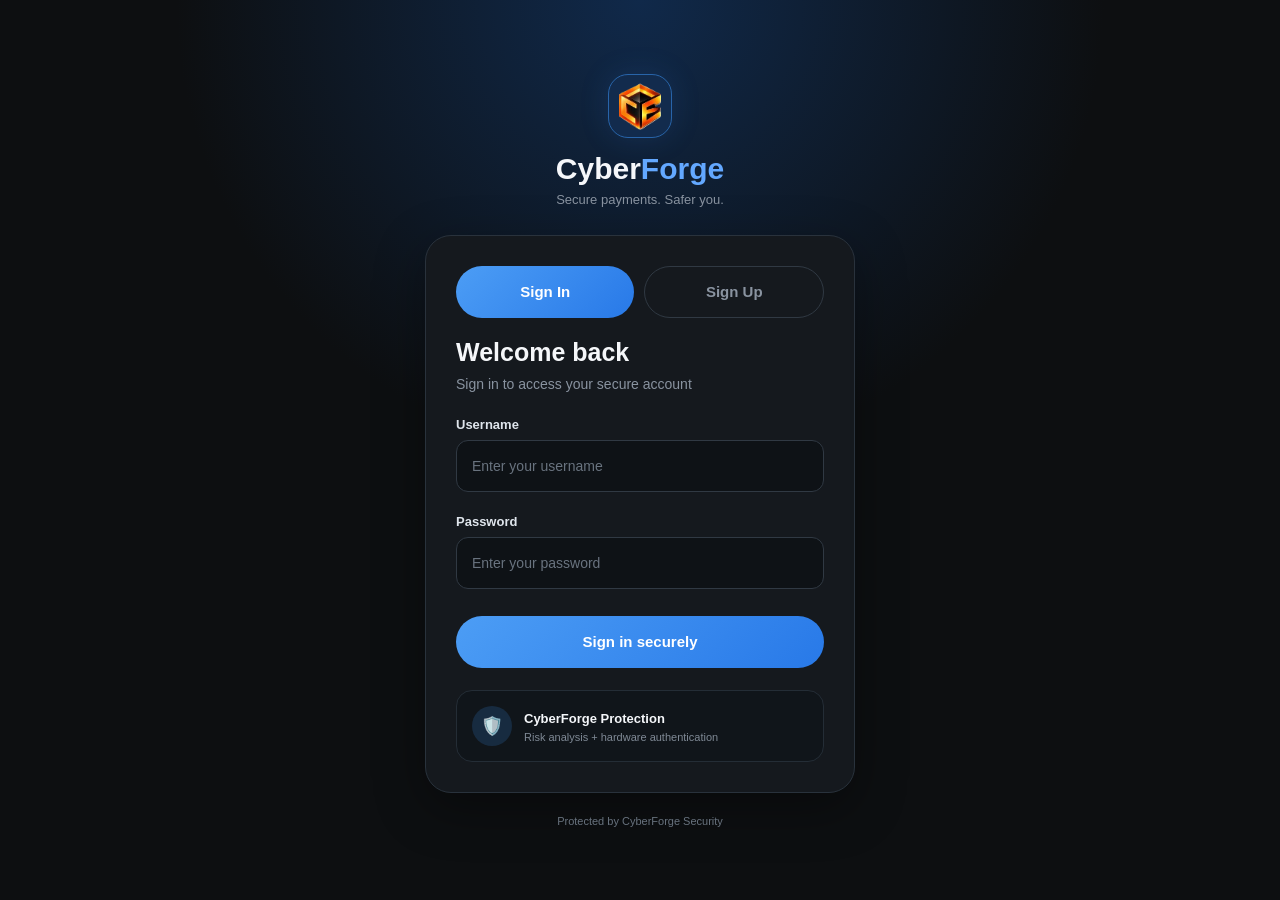
<file: frontend/index.html>
<!DOCTYPE html>
<html lang="en">
<head>
    <meta charset="UTF-8">
    <meta name="viewport" content="width=device-width, initial-scale=1.0">
    <title>CyberForge - Secure Login</title>
    <link rel="icon" type="image/png" href="logo.png">
    <link rel="stylesheet" href="style.css">
</head>
<body>
    <main class="cf-login-page">
        <!-- LOGO -->
        <div class="cf-login-logo">
            <div class="cf-login-icon"><img src="logo.png" alt="Logo" class="logo-image"></div>
            <h1>Cyber<span>Forge</span></h1>
            <p>Secure payments. Safer you.</p>
        </div>

        <!-- AUTH CARD -->
        <section class="cf-login-card">
            
            <!-- TOGGLE BUTTONS -->
            <div style="display: flex; gap: 10px; margin-bottom: 20px;">
                <button id="tabLogin" class="cf-login-button" style="margin-top: 0;">Sign In</button>
                <button id="tabRegister" class="cf-login-button" style="margin-top: 0; background: #15191e; border: 1px solid #303943; color: #8993a0;">Sign Up</button>
            </div>

            <div class="login-heading">
                <h2 id="authTitle">Welcome back</h2>
                <p id="authSubtitle">Sign in to access your secure account</p>
            </div>

            <!-- LOGIN FORM -->
            <form id="loginForm">
                <label for="username">Username</label>
                <input type="text" id="username" placeholder="Enter your username" required>

                <label for="password">Password</label>
                <input type="password" id="password" placeholder="Enter your password" required>

                <button type="submit" id="loginBtn" class="cf-login-button">Sign in securely</button>
            </form>

            <!-- REGISTER FORM -->
            <form id="registerForm" class="hidden">
                <label for="regUsername">Choose Username</label>
                <input type="text" id="regUsername" placeholder="Create a username" required>

                <label for="regPassword">Create Password</label>
                <input type="password" id="regPassword" placeholder="Create a strong password" required>

                <button type="submit" id="regBtn" class="cf-login-button">Create Account</button>
            </form>

            <p id="auth-message" style="text-align: center; margin-top: 15px; font-weight: bold;"></p>

            <!-- SECURITY INFORMATION -->
            <div class="cf-login-protection">
                <div>🛡️</div>
                <div>
                    <strong>CyberForge Protection</strong>
                    <p>Risk analysis + hardware authentication</p>
                </div>
            </div>
        </section>

        <p class="cf-login-footer">Protected by CyberForge Security</p>
    </main>

    <script src="script.js"></script>
</body>
</html>
</file>
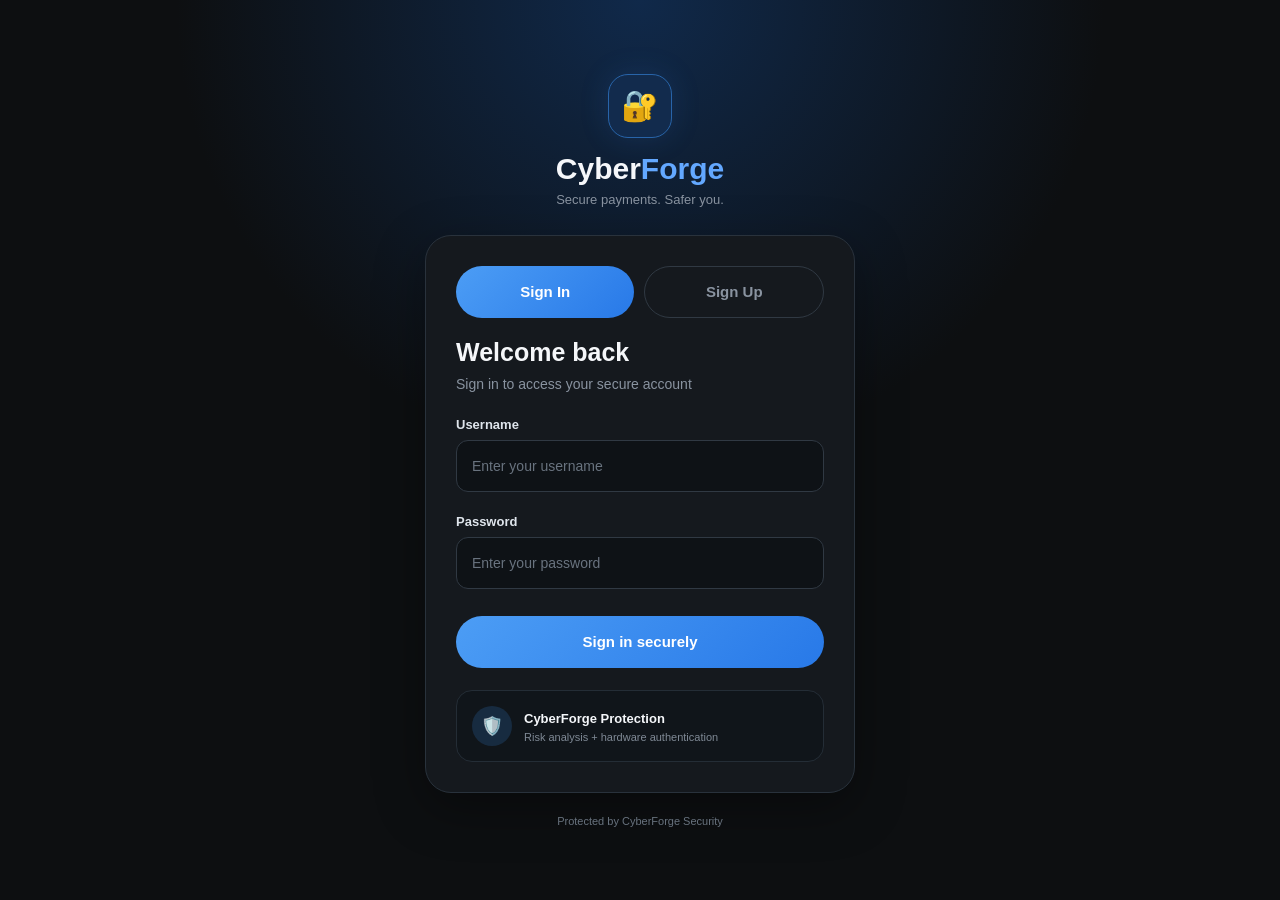
<file: frontend_new/index.html>
<!DOCTYPE html>
<html lang="en">
<head>
    <meta charset="UTF-8">
    <meta name="viewport" content="width=device-width, initial-scale=1.0">
    <title>CyberForge - Secure Login</title>
    <link rel="stylesheet" href="style.css">
</head>
<body>
    <main class="cf-login-page">
        <!-- LOGO -->
        <div class="cf-login-logo">
            <div class="cf-login-icon">🔐</div>
            <h1>Cyber<span>Forge</span></h1>
            <p>Secure payments. Safer you.</p>
        </div>

        <!-- AUTH CARD -->
        <section class="cf-login-card">
            
            <!-- TOGGLE BUTTONS -->
            <div style="display: flex; gap: 10px; margin-bottom: 20px;">
                <button id="tabLogin" class="cf-login-button" style="margin-top: 0;">Sign In</button>
                <button id="tabRegister" class="cf-login-button" style="margin-top: 0; background: #15191e; border: 1px solid #303943; color: #8993a0;">Sign Up</button>
            </div>

            <div class="login-heading">
                <h2 id="authTitle">Welcome back</h2>
                <p id="authSubtitle">Sign in to access your secure account</p>
            </div>

            <!-- LOGIN FORM -->
            <form id="loginForm">
                <label for="username">Username</label>
                <input type="text" id="username" placeholder="Enter your username" required>

                <label for="password">Password</label>
                <input type="password" id="password" placeholder="Enter your password" required>

                <button type="submit" id="loginBtn" class="cf-login-button">Sign in securely</button>
            </form>

            <!-- REGISTER FORM -->
            <form id="registerForm" class="hidden">
                <label for="regUsername">Choose Username</label>
                <input type="text" id="regUsername" placeholder="Create a username" required>

                <label for="regPassword">Create Password</label>
                <input type="password" id="regPassword" placeholder="Create a strong password" required>

                <button type="submit" id="regBtn" class="cf-login-button">Create Account</button>
            </form>

            <p id="auth-message" style="text-align: center; margin-top: 15px; font-weight: bold;"></p>

            <!-- SECURITY INFORMATION -->
            <div class="cf-login-protection">
                <div>🛡️</div>
                <div>
                    <strong>CyberForge Protection</strong>
                    <p>Risk analysis + hardware authentication</p>
                </div>
            </div>
        </section>

        <p class="cf-login-footer">Protected by CyberForge Security</p>
    </main>

    <script src="script.js"></script>
</body>
</html>
</file>
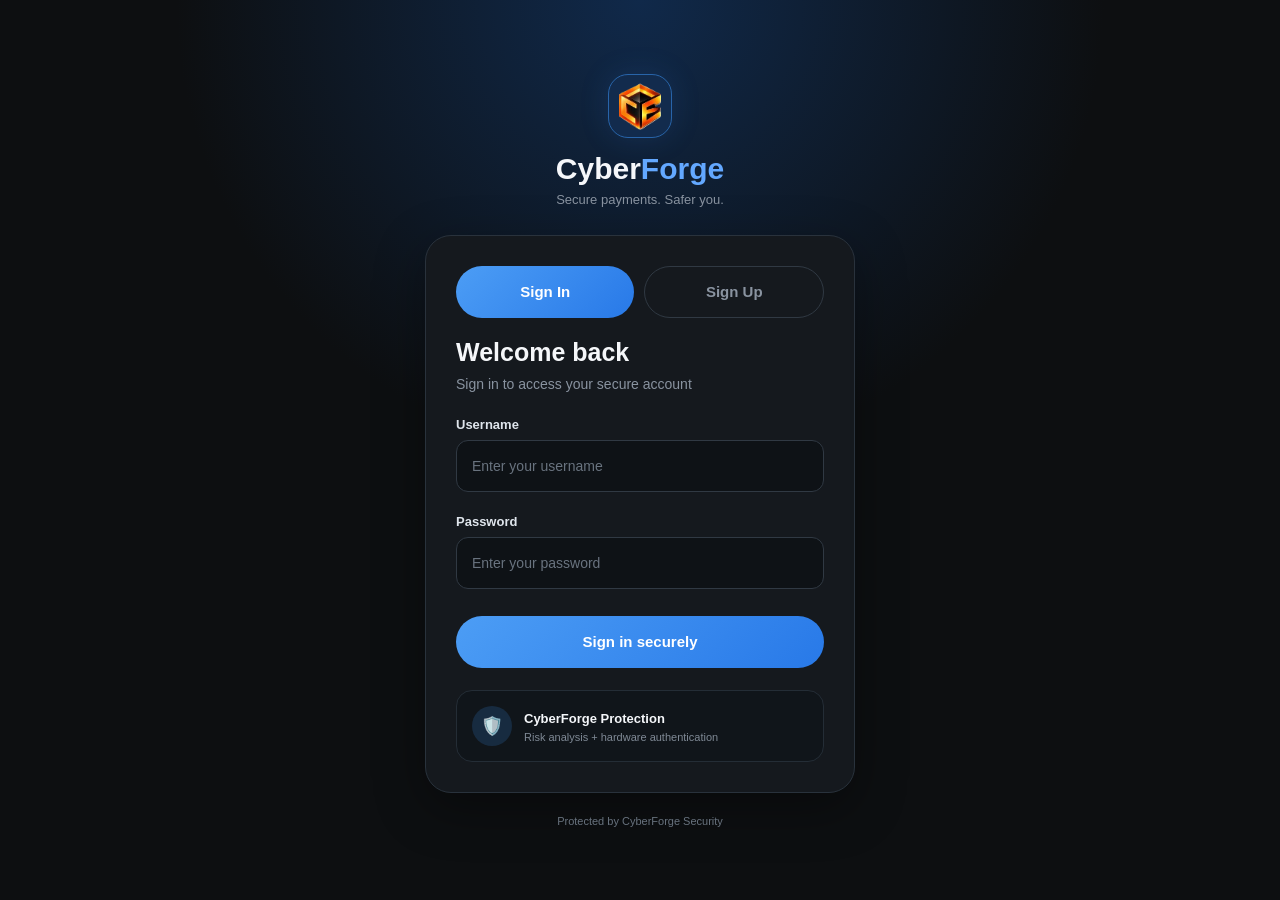
<file: frontend/dashboard.html>
<!DOCTYPE html>
<html lang="en">
<head>
    <meta charset="UTF-8">
    <meta name="viewport" content="width=device-width, initial-scale=1.0">
    <title>CyberForge Dashboard</title>
    <link rel="icon" type="image/png" href="logo.png">
    <link rel="stylesheet" href="style.css">
</head>
<body>
    <main class="cf-home">
        <!-- HEADER -->
        <header class="cf-header">
            <div class="cf-brand">
                <div class="cf-logo"><img src="logo.png" alt="Logo" class="logo-image"></div>
                <div>
                    <h1>Cyber<span>Forge</span></h1>
                    <p>Secure payments. Safer you.</p>
                </div>
            </div>
            <div class="cf-profile" id="userAvatar">U</div>
        </header>

        <!-- SEARCH -->
        <section class="cf-search">
            <span class="search-icon">⌕</span>
            <input type="text" placeholder="Pay friends, businesses and more">
            <!-- QR Button Removed -->
        </section>

        <!-- SECURITY BANNER -->
        <section id="homeWelcome" class="security-banner">
            <div class="security-content">
                <small>SECURITY FIRST</small>
                <h2>Welcome, <span id="welcomeName">User</span></h2>
                <p>AI-powered risk analysis and hardware authentication keep your money safe.</p>
            </div>
            <div class="security-art">🛡️</div>
        </section>

        <!-- QUICK ACTIONS (QR Removed) -->
        <section id="homeActions" class="quick-actions" style="grid-template-columns: repeat(3, 1fr);">
            <div class="quick-action" onclick="window.location.href='transfer.html'">
                <div class="quick-icon">₹</div>
                <p>Pay<br>anyone</p>
            </div>
            <div class="quick-action">
                <div class="quick-icon">🏦</div>
                <p>Bank<br>transfer</p>
            </div>
            <div class="quick-action">
                <div class="quick-icon">📱</div>
                <p>Mobile<br>recharge</p>
            </div>
        </section>

        <!-- BALANCE -->
        <section class="cf-balance">
            <div>
                <p>Your Balance</p>
                <h2 id="totalBalance">₹0.00</h2>
                <span>CyberForge Secure Account</span>
            </div>
            <div class="balance-security">
                <div>🛡️</div>
                <p>Protected by<br><strong>CyberForge</strong></p>
            </div>
        </section>

        <!-- RECENT TRANSACTIONS -->
        <section class="cf-section transactions-section">
            <div class="section-title">
                <h2>Recent transactions</h2>
            </div>
            <div id="transactionList">
                <!-- Data loads here -->
            </div>
        </section>
        <!-- PROFILE & SECURITY MODAL -->
        <div id="profileModal" class="cf-modal hidden">
            <div class="cf-transfer-card" style="width: 100%; max-width: 400px; margin: auto; position: relative;">

                <span id="closeProfileModal" style="position: absolute; right: 25px; top: 25px; font-size: 28px; color: #858e9a; cursor: pointer;">&times;</span>

                <div class="transfer-heading">
                    <h2 id="modalUserName">User</h2>
                    <p>Security & Profile Settings</p>
                </div>

                <!-- SET PIN OPTION -->
                <div class="security-card" style="margin-top: 25px; cursor: pointer; background: #10151a; border-color: #242d36;" id="setPinBtn">
                    <div class="security-icon" style="background: #172b40; color: #63a8ff;">🔑</div>
                    <div>
                        <h3 style="color: #e5e9ee;">Set 4-Digit PIN</h3>
                        <p>For fast, secure low-risk transfers</p>
                    </div>
                </div>

                <!-- RESET PIN OPTION -->
                <div class="security-card" style="margin-top: 15px; cursor: pointer; background: #10151a; border-color: #242d36;" id="resetPinBtn">
                    <div class="security-icon" style="background: #2b1f1f; color: #ff7474;">&#x1F504;</div>
                    <div>
                        <h3 style="color: #e5e9ee;">Reset PIN</h3>
                        <p>Update your existing transaction PIN</p>
                    </div>
                </div>

                <!-- REGISTER EMAIL OPTION -->
                <div class="security-card" style="margin-top: 15px; cursor: pointer; background: #10151a; border-color: #242d36;" id="registerEmailBtn">
                    <div class="security-icon" style="background: #0f2b1f; color: #6fe19a;">&#x2709;</div>
                    <div>
                        <h3 style="color: #e5e9ee;">Register Email Address</h3>
                        <p id="emailStatus">Required for OTP verification</p>
                    </div>
                </div>

                <!-- NEW LOGOUT BUTTON -->
                <button id="modalLogoutBtn" class="cf-send-button" style="margin-top: 30px; background: #2a1616; color: #ff7474; border: 1px solid #4a2626;">Logout Securely</button>

                <!-- DELETE ACCOUNT BUTTON -->
                <button id="deleteAccountBtn" class="cf-send-button" style="margin-top: 15px; background: transparent; color: #858e9a; border: 1px dashed #4a2626;">Delete Account</button>
            </div>
        </div>
    </main>

    <!-- BOTTOM NAVIGATION -->
    <nav class="cf-bottom-nav">
        <div class="cf-nav active" id="navHome"><span>⌂</span><p>Home</p></div>
        <div class="cf-nav" onclick="window.location.href='transfer.html'"><span>₹</span><p>Money</p></div>
        <div class="cf-nav" id="navActivity"><span>▥</span><p>Activity</p></div>
        <div class="cf-nav" id="navProfile"><span>◯</span><p id="navProfileName">You</p></div>
    </nav>

    <script src="script.js"></script>
</body>
</html>
</file>
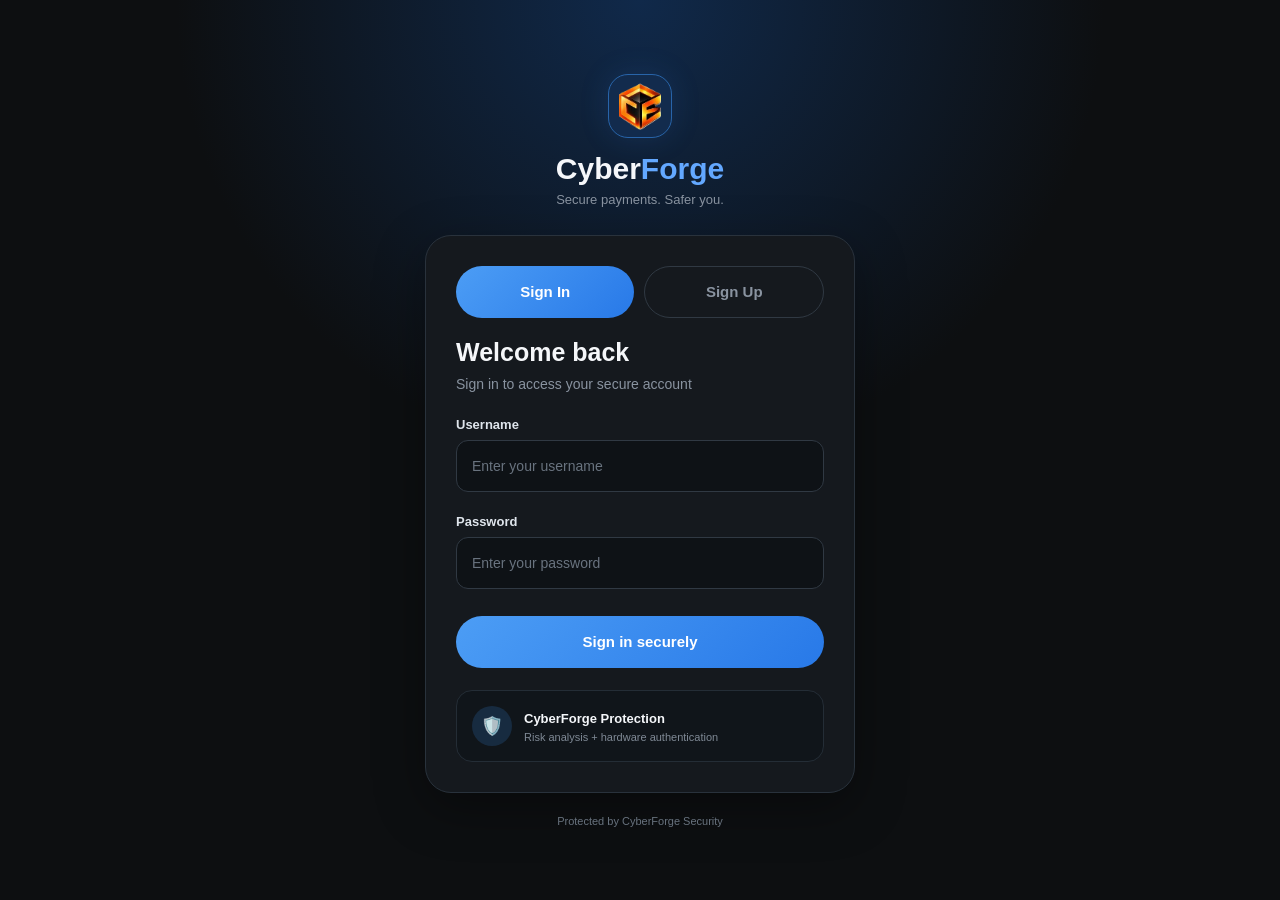
<file: frontend/transfer.html>
<!DOCTYPE html>
<html lang="en">
<head>
    <meta charset="UTF-8">
    <meta name="viewport" content="width=device-width, initial-scale=1.0">
    <title>CyberForge - Send Money</title>
    <link rel="icon" type="image/png" href="logo.png">
    <link rel="stylesheet" href="style.css">
</head>
<body>
    <main class="cf-transfer-page">
        <!-- HEADER -->
        <header class="cf-transfer-header">
            <button class="cf-back-button" onclick="window.location.href='dashboard.html'">←</button>
            <div>
                <h1>Send Money</h1>
                <p>Secure CyberForge payment</p>
            </div>
        </header>

        <!-- BALANCE -->
        <section class="transfer-balance">
            <div>
                <p>Available balance</p>
                <h2 id="transferBalance">₹10,00,000.00</h2>
            </div>
            <div class="transfer-shield">🛡️</div>
        </section>

        <!-- TRANSFER FORM -->
        <section class="cf-transfer-card">
            <div class="transfer-heading">
                <h2>Who do you want to pay?</h2>
                <p>Enter the recipient details below</p>
            </div>
            
            <label for="recipient">Recipient</label>
            <div class="transfer-input">
                <span>👤</span>
                <input type="text" id="recipient" placeholder="Name or account number">
            </div>

            <label for="amount">Amount</label>
            <div class="transfer-amount">
                <span>₹</span>
                <input type="number" id="amount" placeholder="0" min="1">
            </div>

            <div class="transfer-security-info">
                <span><img src="logo.png" alt="Logo" class="logo-image"></span>
                <div>
                    <strong>Protected payment</strong>
                    <p>CyberForge will analyze this transaction before processing.</p>
                </div>
            </div>

            <button id="sendMoneyButton" class="cf-send-button">Continue securely</button>
        </section>

        <!-- CYBERFORGE PAYMENT SECURITY -->
        <section id="transferSecurity" class="cf-transfer-security hidden">
            <div class="transfer-security-center">
                <div class="transfer-security-ring">
                    <div class="transfer-security-core">🛡️</div>
                </div>
                <div class="transfer-security-label">CYBERFORGE PAYMENT SECURITY</div>
                <h2 id="transferStatusTitle">Analyzing transaction risk...</h2>
                <p id="transferStatusMessage">CyberForge is checking this payment</p>

                <div class="transfer-security-checks">
                    <div class="transfer-check">
                        <span id="transferDeviceCheck" class="transfer-check-icon checking">◉</span>
                        <div><strong>Device verification</strong><small>Checking device fingerprint</small></div>
                    </div>
                    <div class="transfer-check">
                        <span id="transferBehaviorCheck" class="transfer-check-icon checking">◉</span>
                        <div><strong>Behavioral biometrics</strong><small id="transferBehaviorStatus">Analyzing typing patterns</small></div>
                    </div>
                    <div class="transfer-check">
                        <span id="transferRiskCheck" class="transfer-check-icon checking">◉</span>
                        <div><strong>Risk assessment</strong><small>Calculating multi-factor risk</small></div>
                    </div>
                    <div class="transfer-check">
                        <span id="transferHardwareCheck" class="transfer-check-icon pending">○</span>
                        <div><strong>Authentication decision</strong><small id="transferHardwareStatus">Waiting for risk decision</small></div>
                    </div>
                </div>
                <div id="riskScore" class="cf-risk-score">Risk Score: Analyzing...</div>
                <div id="riskFlags" style="display:flex; flex-wrap:wrap; gap:6px; justify-content:center; margin-top:10px;"></div>
            </div>
        </section>

        <!-- OTP VERIFICATION MODAL -->
        <section id="otpModal" class="cf-transfer-security hidden">
            <div class="transfer-security-center">
                <div class="transfer-security-ring">
                    <div class="transfer-security-core" style="font-size: 32px;">&#x2709;</div>
                </div>
                <h2>Enter OTP</h2>
                <p id="otpEmailInfo" style="color:#858e9a; margin-bottom:20px;">OTP sent to your registered email</p>

                <div style="margin: 20px auto; max-width: 260px;">
                    <input type="text" id="otpInput" maxlength="6" placeholder="Enter 6-digit OTP"
                        style="width:100%; padding:14px 18px; font-size:22px; text-align:center; letter-spacing:8px;
                               background:#10151a; border:2px solid #303943; border-radius:12px; color:#f0f2f5;
                               outline:none; font-family:monospace;"
                        onfocus="this.style.borderColor='#4c9df5'" onblur="this.style.borderColor='#303943'">
                </div>

                <p id="otpError" style="color:#ff7474; font-size:13px; min-height:20px;"></p>

                <button id="verifyOtpBtn" style="width:100%; max-width:260px; padding:14px; margin-top:10px;
                    background:linear-gradient(135deg,#4c9df5,#2879e8); color:white; border:none;
                    border-radius:12px; font-size:16px; font-weight:600; cursor:pointer;">
                    Verify OTP
                </button>

                <p id="resendOtpArea" style="margin-top:18px; color:#858e9a; font-size:13px;">
                    Didn't receive it?
                    <span id="resendOtpLink" style="color:#4c9df5; cursor:pointer; display:none;">Resend OTP</span>
                    <span id="resendTimer" style="color:#6fe19a;">Resend in 30s</span>
                </p>
            </div>
        </section>

        <!-- TRANSACTION RESULT -->
        <section id="transactionResult" class="cf-transaction-result hidden">
            <div class="cf-result-icon">&#x2713;</div>
            <h2 id="resultTitle">Transaction Complete</h2>
            <p id="resultMessage">Your payment has been completed.</p>
            <button onclick="window.location.href='dashboard.html'" class="cf-done-button">Back to Home</button>
        </section>
    </main>

    <script src="script.js"></script>
</body>
</html>
</file>
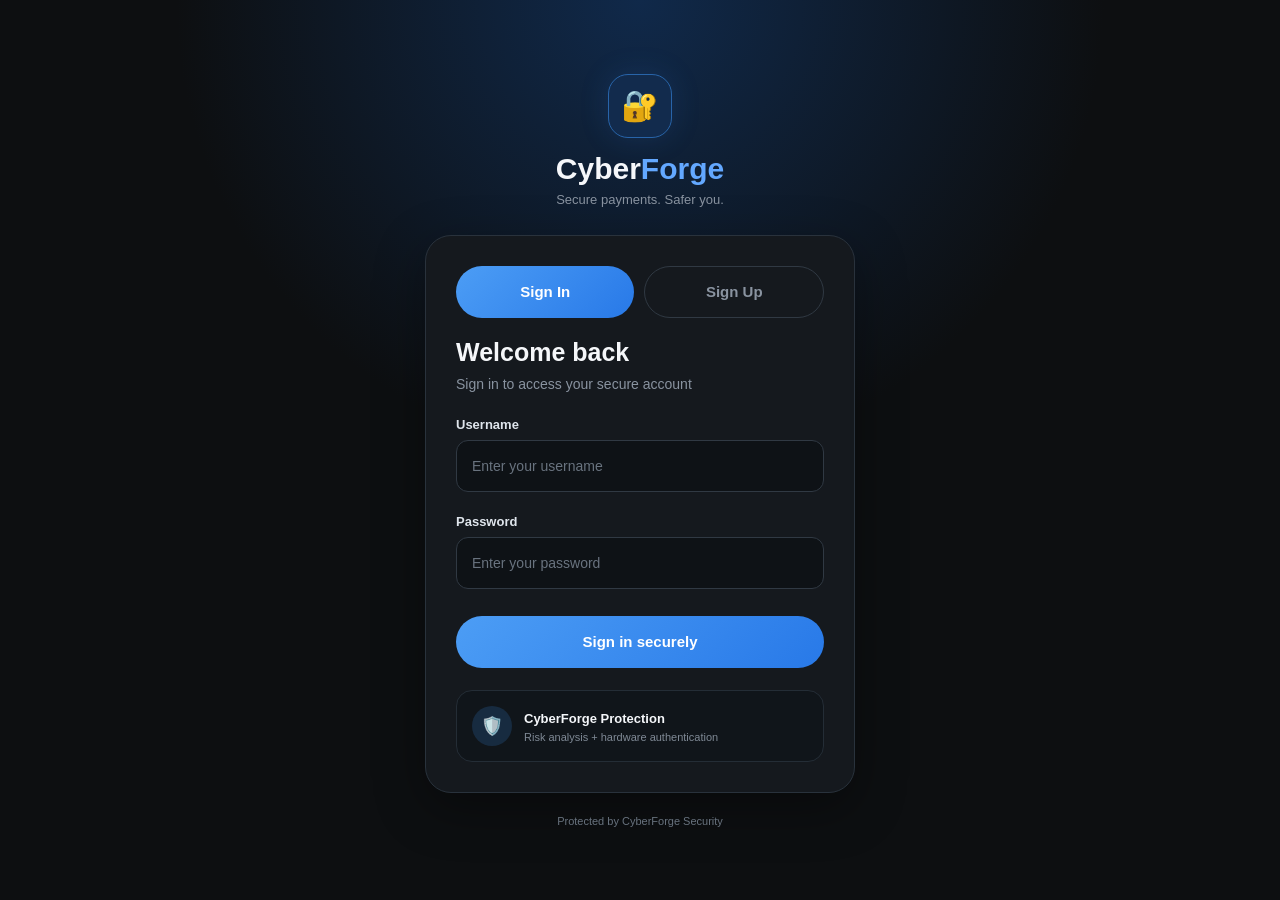
<file: frontend_new/dashboard.html>
<!DOCTYPE html>
<html lang="en">
<head>
    <meta charset="UTF-8">
    <meta name="viewport" content="width=device-width, initial-scale=1.0">
    <title>CyberForge Dashboard</title>
    <link rel="stylesheet" href="style.css">
</head>
<body>
    <main class="cf-home">
        <!-- HEADER -->
        <header class="cf-header">
            <div class="cf-brand">
                <div class="cf-logo">🔐</div>
                <div>
                    <h1>Cyber<span>Forge</span></h1>
                    <p>Secure payments. Safer you.</p>
                </div>
            </div>
            <div class="cf-profile" id="userAvatar">U</div>
        </header>

        <!-- SEARCH -->
        <section class="cf-search">
            <span class="search-icon">⌕</span>
            <input type="text" placeholder="Pay friends, businesses and more">
            <!-- QR Button Removed -->
        </section>

        <!-- SECURITY BANNER -->
        <section id="homeWelcome" class="security-banner">
            <div class="security-content">
                <small>SECURITY FIRST</small>
                <h2>Welcome, <span id="welcomeName">User</span></h2>
                <p>AI-powered risk analysis and hardware authentication keep your money safe.</p>
            </div>
            <div class="security-art">🛡️</div>
        </section>

        <!-- QUICK ACTIONS (QR Removed) -->
        <section id="homeActions" class="quick-actions" style="grid-template-columns: repeat(3, 1fr);">
            <div class="quick-action" onclick="window.location.href='transfer.html'">
                <div class="quick-icon">₹</div>
                <p>Pay<br>anyone</p>
            </div>
            <div class="quick-action">
                <div class="quick-icon">🏦</div>
                <p>Bank<br>transfer</p>
            </div>
            <div class="quick-action">
                <div class="quick-icon">📱</div>
                <p>Mobile<br>recharge</p>
            </div>
        </section>

        <!-- BALANCE -->
        <section class="cf-balance">
            <div>
                <p>Your Balance</p>
                <h2>₹50,000.00</h2>
                <span>CyberForge Secure Account</span>
            </div>
            <div class="balance-security">
                <div>🛡️</div>
                <p>Protected by<br><strong>CyberForge</strong></p>
            </div>
        </section>

        <!-- RECENT TRANSACTIONS -->
        <section class="cf-section transactions-section">
            <div class="section-title">
                <h2>Recent transactions</h2>
            </div>
            <div id="transactionList">
                <!-- Data loads here -->
            </div>
        </section>
        <!-- PROFILE & SECURITY MODAL -->
        <div id="profileModal" class="cf-modal hidden">
            <div class="cf-transfer-card" style="width: 100%; max-width: 400px; margin: auto; position: relative;">

                <span id="closeProfileModal" style="position: absolute; right: 25px; top: 25px; font-size: 28px; color: #858e9a; cursor: pointer;">&times;</span>

                <div class="transfer-heading">
                    <h2 id="modalUserName">User</h2>
                    <p>Security & Profile Settings</p>
                </div>

                <!-- SET PIN OPTION -->
                <div class="security-card" style="margin-top: 25px; cursor: pointer; background: #10151a; border-color: #242d36;" id="setPinBtn">
                    <div class="security-icon" style="background: #172b40; color: #63a8ff;">🔑</div>
                    <div>
                        <h3 style="color: #e5e9ee;">Set 4-Digit PIN</h3>
                        <p>For fast, secure low-risk transfers</p>
                    </div>
                </div>

                <!-- RESET PIN OPTION -->
                <div class="security-card" style="margin-top: 15px; cursor: pointer; background: #10151a; border-color: #242d36;" id="resetPinBtn">
                    <div class="security-icon" style="background: #2b1f1f; color: #ff7474;">🔄</div>
                    <div>
                        <h3 style="color: #e5e9ee;">Reset PIN</h3>
                        <p>Update your existing transaction PIN</p>
                    </div>
                </div>

                <!-- NEW LOGOUT BUTTON -->
                <button id="modalLogoutBtn" class="cf-send-button" style="margin-top: 30px; background: #2a1616; color: #ff7474; border: 1px solid #4a2626;">Logout Securely</button>
            </div>
        </div>
    </main>

    <!-- BOTTOM NAVIGATION -->
    <nav class="cf-bottom-nav">
        <div class="cf-nav active" id="navHome"><span>⌂</span><p>Home</p></div>
        <div class="cf-nav" onclick="window.location.href='transfer.html'"><span>₹</span><p>Money</p></div>
        <div class="cf-nav" id="navActivity"><span>▥</span><p>Activity</p></div>
        <div class="cf-nav" id="navProfile"><span>◯</span><p id="navProfileName">You</p></div>
    </nav>

    <script src="script.js"></script>
</body>
</html>
</file>
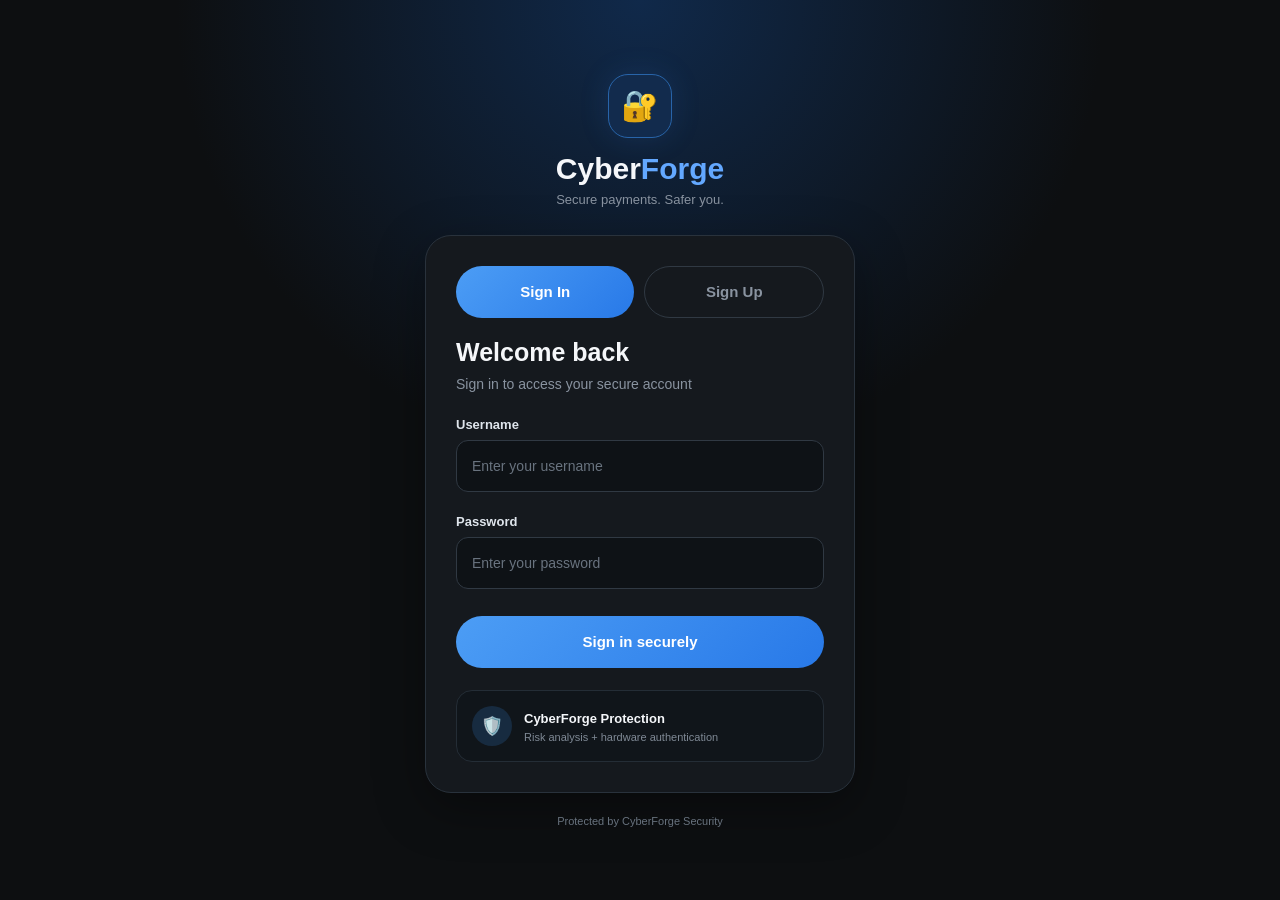
<file: frontend_new/transfer.html>
<!DOCTYPE html>
<html lang="en">
<head>
    <meta charset="UTF-8">
    <meta name="viewport" content="width=device-width, initial-scale=1.0">
    <title>CyberForge - Send Money</title>
    <link rel="stylesheet" href="style.css">
</head>
<body>
    <main class="cf-transfer-page">
        <!-- HEADER -->
        <header class="cf-transfer-header">
            <button class="cf-back-button" onclick="window.location.href='dashboard.html'">←</button>
            <div>
                <h1>Send Money</h1>
                <p>Secure CyberForge payment</p>
            </div>
        </header>

        <!-- BALANCE -->
        <section class="transfer-balance">
            <div>
                <p>Available balance</p>
                <h2>₹50,000.00</h2>
            </div>
            <div class="transfer-shield">🛡️</div>
        </section>

        <!-- TRANSFER FORM -->
        <section class="cf-transfer-card">
            <div class="transfer-heading">
                <h2>Who do you want to pay?</h2>
                <p>Enter the recipient details below</p>
            </div>
            
            <label for="recipient">Recipient</label>
            <div class="transfer-input">
                <span>👤</span>
                <input type="text" id="recipient" placeholder="Name or account number">
            </div>

            <label for="amount">Amount</label>
            <div class="transfer-amount">
                <span>₹</span>
                <input type="number" id="amount" placeholder="0" min="1">
            </div>

            <div class="transfer-security-info">
                <span>🔐</span>
                <div>
                    <strong>Protected payment</strong>
                    <p>CyberForge will analyze this transaction before processing.</p>
                </div>
            </div>

            <button id="sendMoneyButton" class="cf-send-button">Continue securely</button>
        </section>

        <!-- CYBERFORGE PAYMENT SECURITY -->
        <section id="transferSecurity" class="cf-transfer-security hidden">
            <div class="transfer-security-center">
                <div class="transfer-security-ring">
                    <div class="transfer-security-core">🛡️</div>
                </div>
                <div class="transfer-security-label">CYBERFORGE PAYMENT SECURITY</div>
                <h2 id="transferStatusTitle">Analyzing transaction risk...</h2>
                <p id="transferStatusMessage">CyberForge is checking this payment</p>

                <div class="transfer-security-checks">
                    <div class="transfer-check">
                        <span id="transferDeviceCheck" class="transfer-check-icon checking">◉</span>
                        <div><strong>Device verification</strong><small>Checking device fingerprint</small></div>
                    </div>
                    <div class="transfer-check">
                        <span id="transferBehaviorCheck" class="transfer-check-icon checking">◉</span>
                        <div><strong>Behavioral biometrics</strong><small id="transferBehaviorStatus">Analyzing typing patterns</small></div>
                    </div>
                    <div class="transfer-check">
                        <span id="transferRiskCheck" class="transfer-check-icon checking">◉</span>
                        <div><strong>Risk assessment</strong><small>Calculating multi-factor risk</small></div>
                    </div>
                    <div class="transfer-check">
                        <span id="transferHardwareCheck" class="transfer-check-icon pending">○</span>
                        <div><strong>Authentication decision</strong><small id="transferHardwareStatus">Waiting for risk decision</small></div>
                    </div>
                </div>
                <div id="riskScore" class="cf-risk-score">Risk Score: Analyzing...</div>
                <div id="riskFlags" style="display:flex; flex-wrap:wrap; gap:6px; justify-content:center; margin-top:10px;"></div>
            </div>
        </section>

        <!-- TRANSACTION RESULT -->
        <section id="transactionResult" class="cf-transaction-result hidden">
            <div class="cf-result-icon">✓</div>
            <h2 id="resultTitle">Transaction Complete</h2>
            <p id="resultMessage">Your payment has been completed.</p>
            <button onclick="window.location.href='dashboard.html'" class="cf-done-button">Back to Home</button>
        </section>
    </main>

    <script src="script.js"></script>
</body>
</html>
</file>
<file: frontend/style.css>
* {
    box-sizing: border-box;
    margin: 0;
    padding: 0;
}

body {
    font-family: Arial, sans-serif;
    background: #f8f9fa;
    color: #202124;
}


.login-page {
    min-height: 100vh;
    display: flex;
    justify-content: center;
    align-items: center;
    padding: 20px;
}


.login-card {
    width: 420px;
    background: white;
    padding: 40px;
    border: 1px solid #e0e0e0;
    border-radius: 24px;
    box-shadow: 0 4px 20px rgba(0, 0, 0, 0.08);
}


.logo {
    display: flex;
    align-items: center;
    justify-content: center;
    gap: 10px;
}

.logo-icon {
    width: 42px;
    height: 42px;
    border-radius: 50%;
    background: #202124;
    color: white;
    display: flex;
    align-items: center;
    justify-content: center;
    font-size: 22px;
    font-weight: bold;
}

.logo h1 {
    font-size: 26px;
}

.subtitle {
    text-align: center;
    color: #5f6368;
    margin-top: 8px;
    margin-bottom: 35px;
}


.login-card h2 {
    font-size: 26px;
    margin-bottom: 8px;
}

.login-text {
    color: #5f6368;
    margin-bottom: 25px;
}


label {
    display: block;
    font-size: 14px;
    font-weight: 600;
    margin-bottom: 8px;
    margin-top: 18px;
}

input {
    width: 100%;
    height: 50px;
    padding: 0 15px;
    border: 1px solid #dadce0;
    border-radius: 10px;
    font-size: 15px;
    outline: none;
}

input:focus {
    border-color: #4285f4;
}


.login-button {
    width: 100%;
    height: 50px;
    margin-top: 25px;
    border: none;
    border-radius: 25px;
    background: #202124;
    color: white;
    font-size: 16px;
    font-weight: 600;
    cursor: pointer;
}

.login-button:hover {
    background: #303134;
}


.security-status {
    margin-top: 25px;
    padding: 20px;
    border-radius: 16px;
    background: #f8f9fa;
    text-align: center;
}

.security-status h3 {
    margin: 10px 0 8px;
    font-size: 17px;
}

.security-status p {
    color: #5f6368;
    font-size: 14px;
    line-height: 1.5;
}


.loader {
    width: 28px;
    height: 28px;
    margin: auto;
    border: 3px solid #dadce0;
    border-top: 3px solid #202124;
    border-radius: 50%;
    animation: spin 1s linear infinite;
}

@keyframes spin {
    to {
        transform: rotate(360deg);
    }
}


.hidden {
    display: none;
}


.security-note {
    text-align: center;
    margin-top: 25px;
    color: #5f6368;
    font-size: 13px;
}


@media (max-width: 500px) {

    .login-card {
        width: 100%;
        padding: 30px 25px;
    }

}

.dashboard-page {
    max-width: 700px;
    margin: auto;
    padding: 25px 20px 100px;
}


.top-bar {
    display: flex;
    justify-content: space-between;
    align-items: center;
}

.top-bar h1 {
    text-align: left;
    font-size: 25px;
}

.top-bar p {
    color: #5f6368;
    margin-top: 4px;
}

.profile {
    width: 45px;
    height: 45px;
    border-radius: 50%;
    background: #eeeeee;
    display: flex;
    align-items: center;
    justify-content: center;
    font-size: 20px;
}


.welcome {
    margin-top: 35px;
}

.welcome p {
    color: #5f6368;
}

.welcome h2 {
    text-align: left;
    margin-top: 5px;
    font-size: 28px;
}


.balance-card {
    margin-top: 25px;
    padding: 28px;
    border-radius: 22px;
    background: #202124;
    color: white;
}

.balance-card p {
    color: #d8d8d8;
}

.balance-card h2 {
    text-align: left;
    font-size: 36px;
    margin: 12px 0;
}

.account-number {
    font-size: 13px;
}


.actions {
    display: grid;
    grid-template-columns: repeat(4, 1fr);
    gap: 12px;
    margin-top: 25px;
}

.action-card {
    background: white;
    border: 1px solid #e0e0e0;
    border-radius: 18px;
    padding: 18px 8px;
    text-align: center;
    cursor: pointer;
}

.action-card:hover {
    background: #f8f9fa;
}

.action-icon {
    width: 45px;
    height: 45px;
    margin: auto;
    border-radius: 50%;
    background: #f1f3f4;
    display: flex;
    justify-content: center;
    align-items: center;
    font-size: 20px;
}

.action-card p {
    margin-top: 10px;
    font-size: 13px;
}


.security-card {
    display: flex;
    align-items: center;
    gap: 15px;
    margin-top: 25px;
    padding: 18px;
    background: white;
    border: 1px solid #e0e0e0;
    border-radius: 18px;
}

.security-icon {
    font-size: 24px;
}

.security-card h3 {
    font-size: 15px;
}

.security-card p {
    color: #5f6368;
    font-size: 13px;
    margin-top: 4px;
}

.security-active {
    margin-left: auto;
    font-size: 12px;
    font-weight: bold;
}


.transactions {
    margin-top: 30px;
}

.section-heading {
    display: flex;
    justify-content: space-between;
    align-items: center;
    margin-bottom: 15px;
}

.section-heading h2 {
    text-align: left;
    font-size: 20px;
}

.section-heading span {
    font-size: 13px;
    cursor: pointer;
}

.transaction {
    display: flex;
    align-items: center;
    padding: 17px 0;
    border-bottom: 1px solid #e0e0e0;
}

.transaction-icon {
    width: 42px;
    height: 42px;
    border-radius: 50%;
    background: #eeeeee;
    display: flex;
    justify-content: center;
    align-items: center;
    font-weight: bold;
}

.transaction-info {
    margin-left: 13px;
}

.transaction-info h3 {
    font-size: 15px;
}

.transaction-info p {
    font-size: 12px;
    color: #5f6368;
    margin-top: 4px;
}

.transaction strong {
    margin-left: auto;
    font-size: 14px;
}


.bottom-nav {
    position: fixed;
    bottom: 0;
    left: 50%;
    transform: translateX(-50%);
    width: min(700px, 100%);
    height: 70px;
    background: white;
    border-top: 1px solid #e0e0e0;
    display: flex;
    justify-content: space-around;
    align-items: center;
}

.nav-item {
    text-align: center;
    color: #5f6368;
    cursor: pointer;
    font-size: 12px;
}

.nav-item span {
    display: block;
    font-size: 20px;
    margin-bottom: 4px;
}

.nav-item.active {
    color: #202124;
    font-weight: bold;
}



@media (max-width: 550px) {

    .actions {
        grid-template-columns: repeat(2, 1fr);
    }

    .dashboard-page {
        padding-left: 15px;
        padding-right: 15px;
    }

}
.transfer-page {
    max-width: 600px;
    margin: auto;
    padding: 25px 20px 50px;
}

.transfer-header {
    display: grid;
    grid-template-columns: 45px 1fr 45px;
    align-items: center;
    margin-bottom: 30px;
}

.transfer-header h1 {
    font-size: 24px;
}

.back-button {
    width: 42px;
    height: 42px;
    border: none;
    border-radius: 50%;
    background: white;
    font-size: 24px;
    cursor: pointer;
}

.transfer-card {
    background: white;
    border: 1px solid #e0e0e0;
    border-radius: 24px;
    padding: 28px;
}

.transfer-label {
    font-size: 14px;
    font-weight: 600;
    margin-bottom: 8px;
    margin-top: 18px;
}

.transfer-card input {
    height: 52px;
}

.amount-input {
    display: flex;
    align-items: center;
    border: 1px solid #dadce0;
    border-radius: 10px;
    padding-left: 15px;
}

.amount-input span {
    font-size: 22px;
    font-weight: bold;
}

.amount-input input {
    border: none;
    font-size: 22px;
    outline: none;
}

.transfer-info {
    display: flex;
    justify-content: space-between;
    margin-top: 20px;
    color: #5f6368;
    font-size: 14px;
}

.transfer-info strong {
    color: #202124;
}

.send-button {
    width: 100%;
    height: 52px;
    margin-top: 28px;
    border: none;
    border-radius: 26px;
    background: #202124;
    color: white;
    font-size: 16px;
    font-weight: 600;
    cursor: pointer;
}

.send-button:hover {
    background: #303134;
}

.send-button:disabled {
    opacity: 0.6;
    cursor: not-allowed;
}



.transfer-security {
    margin-top: 20px;
    padding: 25px;
    text-align: center;
    background: white;
    border: 1px solid #e0e0e0;
    border-radius: 20px;
}

.transfer-security h2 {
    font-size: 18px;
    margin: 12px 0 8px;
}

.transfer-security p {
    color: #5f6368;
    font-size: 14px;
}

.security-loader {
    width: 32px;
    height: 32px;
    margin: auto;
    border: 3px solid #dadce0;
    border-top: 3px solid #202124;
    border-radius: 50%;
    animation: spin 1s linear infinite;
}

.risk-score {
    margin-top: 15px;
    font-weight: bold;
}



.transaction-result {
    margin-top: 20px;
    padding: 30px;
    text-align: center;
    background: white;
    border: 1px solid #e0e0e0;
    border-radius: 20px;
}

.result-icon {
    width: 55px;
    height: 55px;
    margin: auto;
    border-radius: 50%;
    background: #eeeeee;
    display: flex;
    justify-content: center;
    align-items: center;
    font-size: 25px;
    font-weight: bold;
}

.transaction-result h2 {
    font-size: 20px;
    margin-top: 15px;
}

.transaction-result p {
    color: #5f6368;
    margin-top: 8px;
}

.done-button {
    width: 100%;
    height: 48px;
    margin-top: 22px;
    border: none;
    border-radius: 24px;
    background: #202124;
    color: white;
    font-size: 15px;
    cursor: pointer;
}

.dashboard-page {
    max-width: 700px;
    margin: auto;
    padding: 25px 20px 100px;
}



.top-bar {
    display: flex;
    justify-content: space-between;
    align-items: center;
}

.top-bar h1 {
    font-size: 26px;
    font-weight: 700;
}

.top-bar p {
    color: #6b7280;
    margin-top: 5px;
    font-size: 14px;
}



.profile {
    width: 46px;
    height: 46px;
    border-radius: 50%;
    background: #f1f3f4;

    display: flex;
    align-items: center;
    justify-content: center;

    font-size: 20px;

    border: 1px solid #e0e0e0;
}



.welcome {
    margin-top: 35px;
}

.welcome p {
    color: #6b7280;
    font-size: 14px;
}

.welcome h2 {
    text-align: left;
    margin-top: 6px;
    font-size: 30px;
}



.balance-card {
    margin-top: 25px;
    padding: 30px;

    border-radius: 24px;

    background: #202124;
    color: white;

    box-shadow: 0 8px 25px rgba(0, 0, 0, 0.12);
}

.balance-card p {
    color: #d5d5d5;
    font-size: 14px;
}

.balance-card h2 {
    text-align: left;

    font-size: 38px;

    margin: 12px 0;
}

.account-number {
    font-size: 13px !important;
}



.actions {
    display: grid;

    grid-template-columns:
        repeat(4, 1fr);

    gap: 12px;

    margin-top: 25px;
}

.action-card {
    background: white;

    border: 1px solid #e1e3e6;

    border-radius: 20px;

    padding: 18px 8px;

    text-align: center;

    cursor: pointer;

    transition: 0.2s;
}

.action-card:hover {
    transform: translateY(-3px);

    box-shadow:
        0 6px 18px
        rgba(0, 0, 0, 0.08);
}

.action-icon {
    width: 48px;
    height: 48px;

    margin: auto;

    border-radius: 50%;

    background: #f1f3f4;

    display: flex;

    justify-content: center;
    align-items: center;

    font-size: 21px;

    font-weight: 600;
}

.action-card p {
    margin-top: 10px;

    font-size: 13px;

    font-weight: 600;
}



.security-card {
    display: flex;

    align-items: center;

    gap: 15px;

    margin-top: 25px;

    padding: 18px;

    background: white;

    border: 1px solid #e1e3e6;

    border-radius: 20px;
}

.security-icon {
    width: 45px;
    height: 45px;

    border-radius: 50%;

    background: #f1f3f4;

    display: flex;

    align-items: center;
    justify-content: center;

    font-size: 21px;
}

.security-card h3 {
    font-size: 15px;
}

.security-card p {
    color: #6b7280;

    font-size: 13px;

    margin-top: 4px;
}

.security-active {
    margin-left: auto;

    font-size: 12px;

    font-weight: bold;

    padding: 6px 10px;

    border-radius: 20px;

    background: #eeeeee;
}



.transactions {
    margin-top: 32px;
}

.section-heading {
    display: flex;

    justify-content: space-between;

    align-items: center;

    margin-bottom: 10px;
}

.section-heading h2 {
    text-align: left;

    font-size: 20px;
}

.section-heading span {
    font-size: 13px;

    color: #5f6368;

    cursor: pointer;
}



.transaction {
    display: flex;

    align-items: center;

    padding: 17px 5px;

    border-bottom:
        1px solid #eeeeee;
}

.transaction-icon {
    width: 44px;
    height: 44px;

    border-radius: 50%;

    background: #f1f3f4;

    display: flex;

    justify-content: center;
    align-items: center;

    font-weight: bold;
}

.transaction-info {
    margin-left: 13px;
}

.transaction-info h3 {
    font-size: 15px;
}

.transaction-info p {
    font-size: 12px;

    color: #6b7280;

    margin-top: 4px;
}

.transaction strong {
    margin-left: auto;

    font-size: 14px;
}



.bottom-nav {
    position: fixed;

    bottom: 0;
    left: 50%;

    transform:
        translateX(-50%);

    width: min(700px, 100%);

    height: 72px;

    background: white;

    border-top:
        1px solid #e5e5e5;

    display: flex;

    justify-content:
        space-around;

    align-items: center;

    z-index: 10;
}

.nav-item {
    text-align: center;

    color: #6b7280;

    cursor: pointer;

    font-size: 12px;
}

.nav-item span {
    display: block;

    font-size: 21px;

    margin-bottom: 4px;
}

.nav-item.active {
    color: #202124;

    font-weight: bold;
}



@media (max-width: 550px) {

    .dashboard-page {
        padding-left: 15px;
        padding-right: 15px;
    }

    .actions {
        grid-template-columns:
            repeat(2, 1fr);
    }

    .balance-card h2 {
        font-size: 34px;
    }

}

body {
    background: #0d0f11;
    color: #f5f7fa;
    font-family: Arial, sans-serif;
}



.cf-home {
    max-width: 720px;
    margin: auto;
    padding: 22px 20px 110px;
}



.cf-header {
    display: flex;
    justify-content: space-between;
    align-items: center;
}

.cf-brand {
    display: flex;
    align-items: center;
    gap: 12px;
}

.cf-logo {
    width: 48px;
    height: 48px;
    border-radius: 14px;

    display: flex;
    align-items: center;
    justify-content: center;

    background: #17263d;
    border: 1px solid #28528a;

    font-size: 23px;
}

.cf-brand h1 {
    font-size: 25px;
    letter-spacing: -0.5px;
}

.cf-brand h1 span {
    color: #63a8ff;
}

.cf-brand p {
    margin-top: 4px;
    color: #9299a5;
    font-size: 13px;
}

.cf-profile {
    width: 44px;
    height: 44px;
    border-radius: 50%;

    display: flex;
    align-items: center;
    justify-content: center;

    background: #2879e8;
    color: white;

    font-size: 18px;
    font-weight: bold;
}



.cf-search {
    display: flex;
    align-items: center;

    margin-top: 22px;

    height: 56px;

    padding-left: 18px;

    background: #191d22;

    border-radius: 30px;

    border: 1px solid #242a31;
}

.search-icon {
    font-size: 28px;
    color: #aab2bd;
}

.cf-search input {
    flex: 1;

    height: 100%;

    border: none;
    outline: none;

    background: transparent;

    color: white;

    font-size: 15px;

    padding: 0 12px;
}

.cf-search input::placeholder {
    color: #858c97;
}

.qr-button {
    width: 48px;
    height: 48px;

    margin-right: 4px;

    border: none;
    border-radius: 50%;

    background: #111820;

    color: #9fc8ff;

    font-size: 24px;

    cursor: pointer;
}



.security-banner {
    display: flex;

    min-height: 230px;

    margin-top: 24px;

    padding: 26px;

    border-radius: 25px;

    background:
        linear-gradient(
            135deg,
            #071b3c,
            #0b2854,
            #08172e
        );

    border: 1px solid #173c6d;

    overflow: hidden;
}

.security-content {
    flex: 1;
}

.security-content small {
    color: #65adff;

    font-weight: bold;

    letter-spacing: 2px;
}

.security-content h2 {
    margin-top: 10px;

    font-size: 28px;
}

.security-content p {
    margin-top: 10px;

    max-width: 390px;

    color: #bdc9d8;

    line-height: 1.5;
}

.security-content button {
    margin-top: 18px;

    padding: 12px 18px;

    border: none;
    border-radius: 22px;

    background: #72b5ff;

    color: #071525;

    font-weight: bold;

    cursor: pointer;
}

.security-art {
    width: 150px;

    display: flex;

    align-items: center;
    justify-content: center;

    font-size: 82px;
}



.quick-actions {
    display: grid;

    grid-template-columns:
        repeat(4, 1fr);

    gap: 12px;

    margin-top: 24px;
}

.quick-action {
    text-align: center;

    cursor: pointer;
}

.quick-icon {
    width: 65px;
    height: 65px;

    margin: auto;

    display: flex;

    align-items: center;
    justify-content: center;

    border-radius: 18px;

    background: #0c4fa8;

    border: 1px solid #1d6fd5;

    color: #a9d2ff;

    font-size: 25px;
}

.quick-action p {
    margin-top: 9px;

    color: #e3e7ec;

    font-size: 13px;

    line-height: 1.3;
}



.feature-chips {
    display: flex;

    gap: 10px;

    margin-top: 24px;

    overflow-x: auto;

    padding-bottom: 3px;
}

.feature-chip {
    flex-shrink: 0;

    display: flex;

    align-items: center;

    gap: 8px;

    padding: 10px 15px;

    border-radius: 24px;

    border: 1px solid #303640;

    background: #111419;

    color: #e3e7ec;

    font-size: 13px;
}

.feature-chip span {
    width: 28px;
    height: 28px;

    display: flex;

    align-items: center;
    justify-content: center;

    border-radius: 50%;

    background: #1d2c43;

    color: #6eb2ff;
}



.cf-balance {
    display: flex;

    justify-content: space-between;

    align-items: center;

    margin-top: 25px;

    padding: 24px;

    border-radius: 23px;

    background: #151a20;

    border: 1px solid #29313b;
}

.cf-balance p {
    color: #929aa6;

    font-size: 13px;
}

.cf-balance h2 {
    margin: 7px 0;

    font-size: 31px;
}

.cf-balance > div:first-child span {
    color: #737c88;

    font-size: 12px;
}

.balance-security {
    display: flex;

    align-items: center;

    gap: 10px;
}

.balance-security > div {
    width: 42px;
    height: 42px;

    border-radius: 50%;

    display: flex;

    align-items: center;
    justify-content: center;

    background: #173626;

    font-size: 19px;
}

.balance-security p {
    color: #b9c2ce;
    line-height: 1.4;
}

.balance-security strong {
    color: #70b3ff;
}



.cf-section {
    margin-top: 32px;
}

.section-title {
    display: flex;

    justify-content: space-between;

    align-items: center;

    margin-bottom: 18px;
}

.section-title h2 {
    font-size: 22px;
}

.section-title span {
    color: #6eafff;

    font-size: 13px;

    cursor: pointer;
}



.people-row,
.business-row {
    display: flex;

    gap: 20px;

    overflow-x: auto;

    padding-bottom: 5px;
}

.person,
.business {
    min-width: 62px;

    text-align: center;
}

.person-avatar {
    width: 58px;
    height: 58px;

    margin: auto;

    border-radius: 50%;

    display: flex;

    align-items: center;
    justify-content: center;

    font-size: 22px;

    font-weight: bold;
}

.person p,
.business p {
    margin-top: 8px;

    color: #d9dde3;

    font-size: 12px;

    white-space: nowrap;

    overflow: hidden;

    text-overflow: ellipsis;
}

.purple {
    background: #7040c4;
}

.blue {
    background: #2263c4;
}

.pink {
    background: #b83283;
}

.green {
    background: #287b4b;
}

.orange {
    background: #a75a27;
}

.more {
    background: #151a20;

    border: 1px solid #39414c;

    color: #9aa5b3;
}



.business-logo,
.bill-logo {
    width: 58px;
    height: 58px;

    margin: auto;

    border-radius: 50%;

    display: flex;

    align-items: center;
    justify-content: center;

    font-size: 20px;

    font-weight: bold;
}

.amazon {
    background: #eeeeee;
    color: #111111;
}

.flipkart {
    background: #f5ca25;
    color: #173d91;
}

.zomato {
    background: #e82b4d;
    color: white;
}

.swiggy {
    background: #ff7117;
    color: white;
}

.irctc {
    background: #eeeeee;
    color: #1d42a0;
}



.airtel {
    background: #e92335;
    color: white;
}

.jio {
    background: #1765c1;
    color: white;
}

.vi {
    background: #e72c4b;
    color: white;
}

.bsnl {
    background: #eeeeee;
    color: #1b43a1;
}

.electricity {
    background: #f4b51e;
}



.offer-card {
    display: flex;

    align-items: center;

    gap: 15px;

    margin-top: 32px;

    padding: 20px;

    border-radius: 20px;

    background: #171b21;

    border: 1px solid #29313a;
}

.offer-icon {
    width: 45px;
    height: 45px;

    border-radius: 50%;

    display: flex;

    align-items: center;
    justify-content: center;

    background: #29234a;

    color: #a9a1ff;

    font-size: 22px;
}

.offer-card h3 {
    font-size: 16px;
}

.offer-card p {
    margin-top: 5px;

    color: #8f98a4;

    font-size: 13px;
}

.offer-card > span {
    margin-left: auto;

    color: #70b3ff;

    font-size: 22px;
}



.transactions-section {
    margin-bottom: 30px;
}

.transactions-section .transaction {
    border-bottom: 1px solid #252b32;

    padding: 15px 3px;
}

.transactions-section .transaction-icon {
    background: #202630;

    color: #79b6ff;
}

.transactions-section .transaction-info h3 {
    color: #f0f2f5;
}

.transactions-section .transaction-info p {
    color: #858e9a;
}

.transactions-section .transaction strong {
    color: #ff7474;
}



.cf-bottom-nav {
    position: fixed;

    bottom: 0;
    left: 50%;

    transform: translateX(-50%);

    width: min(720px, 100%);

    height: 72px;

    display: flex;

    align-items: center;

    justify-content: space-around;

    background: #181b20;

    border-top: 1px solid #2a3038;

    z-index: 100;
}

.cf-nav {
    min-width: 70px;

    text-align: center;

    color: #89929e;

    cursor: pointer;
}

.cf-nav span {
    display: block;

    font-size: 22px;

    margin-bottom: 4px;
}

.cf-nav p {
    font-size: 12px;
}

.cf-nav.active {
    color: #6eb4ff;
}



@media (max-width: 600px) {

    .cf-home {
        padding-left: 15px;
        padding-right: 15px;
    }

    .security-banner {
        min-height: 250px;
    }

    .security-art {
        width: 90px;
        font-size: 55px;
    }

    .security-content h2 {
        font-size: 23px;
    }

    .security-content p {
        font-size: 13px;
    }

    .quick-actions {
        gap: 8px;
    }

    .quick-icon {
        width: 58px;
        height: 58px;
    }

    .cf-balance {
        align-items: flex-start;
    }

    .balance-security {
        display: none;
    }

}

.cf-login-page {
    min-height: 100vh;

    display: flex;
    flex-direction: column;

    align-items: center;
    justify-content: center;

    padding: 30px 20px;

    background:
        radial-gradient(
            circle at top,
            #10294a 0%,
            #0d0f11 42%
        );
}



.cf-login-logo {
    text-align: center;

    margin-bottom: 28px;
}

.cf-login-icon {
    width: 64px;
    height: 64px;

    margin: auto;

    display: flex;
    align-items: center;
    justify-content: center;

    border-radius: 20px;

    background: #122b4d;

    border: 1px solid #2864a9;

    font-size: 30px;

    box-shadow:
        0 0 30px rgba(55, 130, 230, 0.15);
}

.cf-login-logo h1 {
    margin-top: 14px;

    font-size: 30px;
}

.cf-login-logo h1 span {
    color: #63a8ff;
}

.cf-login-logo p {
    margin-top: 6px;

    color: #8993a0;

    font-size: 13px;
}



.cf-login-card {
    width: min(430px, 100%);

    padding: 30px;

    background: #15191e;

    border: 1px solid #29323c;

    border-radius: 26px;

    box-shadow:
        0 15px 50px rgba(0, 0, 0, 0.35);
}



.login-heading h2 {
    font-size: 25px;
}

.login-heading p {
    margin-top: 7px;

    color: #8993a0;

    font-size: 14px;

    line-height: 1.5;
}



.cf-login-card label {
    display: block;

    margin-top: 22px;
    margin-bottom: 8px;

    color: #dfe5ec;

    font-size: 13px;

    font-weight: 600;
}

.cf-login-card input {
    width: 100%;
    height: 52px;

    padding: 0 15px;

    border-radius: 12px;

    border: 1px solid #303943;

    outline: none;

    background: #0e1216;

    color: white;

    font-size: 14px;
}

.cf-login-card input::placeholder {
    color: #69737f;
}

.cf-login-card input:focus {
    border-color: #4b96ed;

    box-shadow:
        0 0 0 3px rgba(75, 150, 237, 0.12);
}



.cf-login-button {
    width: 100%;

    height: 52px;

    margin-top: 27px;

    border: none;

    border-radius: 27px;

    background:
        linear-gradient(
            135deg,
            #4c9df5,
            #2879e8
        );

    color: white;

    font-size: 15px;

    font-weight: bold;

    cursor: pointer;

    transition: 0.2s;
}

.cf-login-button:hover {
    transform: translateY(-1px);

    box-shadow:
        0 8px 20px rgba(40, 121, 232, 0.25);
}

.cf-login-button:disabled {
    opacity: 0.6;

    cursor: not-allowed;

    transform: none;
}



.cf-login-security {
    margin-top: 22px;

    padding: 22px;

    text-align: center;

    border-radius: 18px;

    background: #10151b;

    border: 1px solid #27313c;
}

.cf-security-loader {
    width: 30px;
    height: 30px;

    margin: auto;

    border-radius: 50%;

    border: 3px solid #2d3742;

    border-top-color: #65adff;

    animation:
        spin 1s linear infinite;
}

.cf-login-security h3 {
    margin-top: 14px;

    font-size: 16px;
}

.cf-login-security p {
    margin-top: 7px;

    color: #8d97a3;

    font-size: 13px;

    line-height: 1.5;
}



.cf-login-protection {
    display: flex;

    align-items: center;

    gap: 12px;

    margin-top: 22px;

    padding: 15px;

    border-radius: 16px;

    background: #10151a;

    border: 1px solid #242d36;
}

.cf-login-protection > div:first-child {
    width: 40px;
    height: 40px;

    display: flex;

    align-items: center;
    justify-content: center;

    border-radius: 50%;

    background: #172b40;

    font-size: 18px;
}

.cf-login-protection strong {
    font-size: 13px;
}

.cf-login-protection p {
    margin-top: 4px;

    color: #7f8995;

    font-size: 11px;
}



.cf-login-footer {
    margin-top: 22px;

    color: #68727e;

    font-size: 11px;

    text-align: center;
}



@media (max-width: 500px) {

    .cf-login-page {
        padding: 25px 15px;
    }

    .cf-login-card {
        padding: 24px 20px;
    }

    .cf-login-logo h1 {
        font-size: 27px;
    }

}

.cf-transfer-page {
    max-width: 620px;
    margin: auto;

    padding: 25px 20px 60px;

    min-height: 100vh;
}



.cf-transfer-header {
    display: flex;
    align-items: center;

    gap: 15px;

    margin-bottom: 25px;
}

.cf-transfer-header h1 {
    font-size: 25px;
}

.cf-transfer-header p {
    margin-top: 5px;

    color: #858e9a;

    font-size: 13px;
}

.cf-back-button {
    width: 45px;
    height: 45px;

    border-radius: 50%;

    border: 1px solid #303943;

    background: #171c22;

    color: white;

    font-size: 23px;

    cursor: pointer;
}



.transfer-balance {
    display: flex;

    justify-content: space-between;

    align-items: center;

    padding: 22px;

    border-radius: 22px;

    background: #151a20;

    border: 1px solid #29323c;

    margin-bottom: 20px;
}

.transfer-balance p {
    color: #858e9a;

    font-size: 13px;
}

.transfer-balance h2 {
    margin-top: 6px;

    font-size: 27px;
}

.transfer-shield {
    width: 48px;
    height: 48px;

    display: flex;

    align-items: center;
    justify-content: center;

    border-radius: 50%;

    background: #172d44;

    font-size: 21px;
}



.cf-transfer-card {
    padding: 27px;

    border-radius: 25px;

    background: #15191e;

    border: 1px solid #29323c;

    box-shadow:
        0 12px 35px rgba(0, 0, 0, 0.25);
}

.transfer-heading h2 {
    font-size: 20px;
}

.transfer-heading p {
    margin-top: 6px;

    color: #858e9a;

    font-size: 13px;
}



.cf-transfer-card label {
    display: block;

    margin-top: 24px;
    margin-bottom: 8px;

    color: #dfe5ec;

    font-size: 13px;

    font-weight: bold;
}



.transfer-input {
    height: 54px;

    display: flex;

    align-items: center;

    gap: 10px;

    padding: 0 15px;

    border-radius: 12px;

    background: #0e1216;

    border: 1px solid #303943;
}

.transfer-input span {
    font-size: 18px;
}

.transfer-input input {
    width: 100%;
    height: 100%;

    border: none;
    outline: none;

    background: transparent;

    color: white;

    font-size: 14px;
}



.transfer-amount {
    height: 70px;

    display: flex;

    align-items: center;

    padding: 0 18px;

    border-radius: 14px;

    background: #0e1216;

    border: 1px solid #303943;
}

.transfer-amount span {
    color: #69aeff;

    font-size: 27px;

    font-weight: bold;
}

.transfer-amount input {
    width: 100%;
    height: 100%;

    padding-left: 10px;

    border: none;
    outline: none;

    background: transparent;

    color: white;

    font-size: 28px;
}



.transfer-security-info {
    display: flex;

    gap: 12px;

    margin-top: 24px;

    padding: 15px;

    border-radius: 16px;

    background: #10151a;

    border: 1px solid #242d36;
}

.transfer-security-info > span {
    font-size: 19px;
}

.transfer-security-info strong {
    font-size: 13px;
}

.transfer-security-info p {
    margin-top: 4px;

    color: #7f8995;

    font-size: 11px;

    line-height: 1.4;
}



.cf-send-button {
    width: 100%;

    height: 54px;

    margin-top: 25px;

    border: none;

    border-radius: 27px;

    background:
        linear-gradient(
            135deg,
            #4c9df5,
            #2879e8
        );

    color: white;

    font-size: 15px;

    font-weight: bold;

    cursor: pointer;
}

.cf-send-button:hover {
    box-shadow:
        0 8px 25px
        rgba(40, 121, 232, 0.25);
}

.cf-send-button:disabled {
    opacity: 0.6;

    cursor: not-allowed;
}



.cf-transfer-security {
    margin-top: 20px;

    padding: 28px;

    text-align: center;

    border-radius: 22px;

    background: #151a20;

    border: 1px solid #29323c;
}

.cf-security-loader {
    width: 34px;
    height: 34px;

    margin: auto;

    border-radius: 50%;

    border: 3px solid #303943;

    border-top-color: #64adff;

    animation:
        spin 1s linear infinite;
}

.cf-transfer-security h2 {
    margin-top: 15px;

    font-size: 18px;
}

.cf-transfer-security p {
    margin-top: 7px;

    color: #858e9a;

    font-size: 13px;
}

.cf-risk-score {
    margin-top: 15px;

    color: #69aeff;

    font-size: 14px;

    font-weight: bold;
}



.cf-transaction-result {
    margin-top: 20px;

    padding: 30px;

    text-align: center;

    border-radius: 22px;

    background: #151a20;

    border: 1px solid #29323c;
}

.cf-result-icon {
    width: 60px;
    height: 60px;

    margin: auto;

    display: flex;

    align-items: center;
    justify-content: center;

    border-radius: 50%;

    background: #173626;

    color: #6fe19a;

    font-size: 28px;

    font-weight: bold;
}

.cf-transaction-result h2 {
    margin-top: 16px;

    font-size: 21px;
}

.cf-transaction-result p {
    margin-top: 8px;

    color: #858e9a;

    font-size: 13px;

    line-height: 1.5;
}

.cf-done-button {
    width: 100%;

    height: 50px;

    margin-top: 23px;

    border: none;

    border-radius: 25px;

    background: #2879e8;

    color: white;

    font-weight: bold;

    cursor: pointer;
}



@media (max-width: 500px) {

    .cf-transfer-page {
        padding-left: 15px;
        padding-right: 15px;
    }

    .cf-transfer-card {
        padding: 22px 18px;
    }

}

.security-center {
    text-align: center;
}



.security-ring {
    width: 86px;
    height: 86px;

    margin: 5px auto 18px;

    border-radius: 50%;

    display: flex;
    align-items: center;
    justify-content: center;

    border: 2px solid #24578f;

    animation: securityPulse 2s infinite;
}

.security-core {
    width: 62px;
    height: 62px;

    border-radius: 50%;

    display: flex;
    align-items: center;
    justify-content: center;

    background: #142b45;

    font-size: 28px;
}

@keyframes securityPulse {

    0% {
        box-shadow:
            0 0 0 0 rgba(72, 158, 255, 0.35);
    }

    70% {
        box-shadow:
            0 0 0 15px rgba(72, 158, 255, 0);
    }

    100% {
        box-shadow:
            0 0 0 0 rgba(72, 158, 255, 0);
    }

}



.security-center-label {
    color: #63a8ff;

    font-size: 10px;

    font-weight: bold;

    letter-spacing: 2px;

    margin-bottom: 8px;
}



.security-center h3 {
    font-size: 18px;

    color: #f2f5f8;
}



.security-center > p {
    margin-top: 7px;

    color: #8994a1;

    font-size: 12px;

    line-height: 1.5;
}



.security-checks {
    margin-top: 20px;

    text-align: left;

    background: #0e1318;

    border: 1px solid #252e38;

    border-radius: 17px;

    overflow: hidden;
}

.security-check {
    display: flex;

    align-items: center;

    gap: 12px;

    padding: 13px;

    border-bottom: 1px solid #222a32;
}

.security-check:last-child {
    border-bottom: none;
}



.check-icon {
    width: 30px;
    height: 30px;

    flex-shrink: 0;

    border-radius: 50%;

    display: flex;

    align-items: center;
    justify-content: center;

    font-size: 13px;

    font-weight: bold;
}

.check-icon.checking {
    background: #172c42;

    color: #63a8ff;

    animation: checkPulse 1.2s infinite;
}

.check-icon.pending {
    background: #20252b;

    color: #737d89;
}

.check-icon.verified {
    background: #163b2a;

    color: #68df99;
}

.check-icon.warning {
    background: #40311b;

    color: #ffc45c;
}

@keyframes checkPulse {

    0% {
        opacity: 1;
    }

    50% {
        opacity: 0.35;
    }

    100% {
        opacity: 1;
    }

}



.security-check strong {
    display: block;

    color: #e5e9ee;

    font-size: 12px;
}

.security-check small {
    display: block;

    margin-top: 3px;

    color: #737e8a;

    font-size: 10px;
}



.login-risk-score {
    margin-top: 18px;

    padding: 11px;

    border-radius: 12px;

    background: #101b28;

    border: 1px solid #203d5c;

    color: #6eb2ff;

    font-size: 12px;

    font-weight: bold;
}



.login-risk-score.high-risk {
    background: #302315;

    border-color: #60471f;

    color: #ffc45c;
}



.login-risk-score.safe {
    background: #153325;

    border-color: #245d3d;

    color: #6fe19a;
}

.transfer-security-center {
    text-align: center;
}



.transfer-security-ring {
    width: 86px;
    height: 86px;

    margin: 5px auto 18px;

    border-radius: 50%;

    display: flex;
    align-items: center;
    justify-content: center;

    border: 2px solid #24578f;

    animation: securityPulse 2s infinite;
}

.transfer-security-core {
    width: 62px;
    height: 62px;

    border-radius: 50%;

    display: flex;
    align-items: center;
    justify-content: center;

    background: #142b45;

    font-size: 28px;
}



.transfer-security-label {
    color: #63a8ff;

    font-size: 10px;

    font-weight: bold;

    letter-spacing: 2px;

    margin-bottom: 8px;
}



.transfer-security-center h2 {
    font-size: 18px;

    color: #f2f5f8;
}



.transfer-security-center > p {
    margin-top: 7px;

    color: #8994a1;

    font-size: 12px;

    line-height: 1.5;
}



.transfer-security-checks {
    margin-top: 20px;

    text-align: left;

    background: #0e1318;

    border: 1px solid #252e38;

    border-radius: 17px;

    overflow: hidden;
}

.transfer-check {
    display: flex;

    align-items: center;

    gap: 12px;

    padding: 13px;

    border-bottom: 1px solid #222a32;
}

.transfer-check:last-child {
    border-bottom: none;
}



.transfer-check-icon {
    width: 30px;
    height: 30px;

    flex-shrink: 0;

    border-radius: 50%;

    display: flex;

    align-items: center;
    justify-content: center;

    font-size: 13px;

    font-weight: bold;
}

.transfer-check-icon.checking {
    background: #172c42;

    color: #63a8ff;

    animation: checkPulse 1.2s infinite;
}

.transfer-check-icon.pending {
    background: #20252b;

    color: #737d89;
}

.transfer-check-icon.verified {
    background: #163b2a;

    color: #68df99;
}

.transfer-check-icon.warning {
    background: #40311b;

    color: #ffc45c;
}



.transfer-check strong {
    display: block;

    color: #e5e9ee;

    font-size: 12px;
}

.transfer-check small {
    display: block;

    margin-top: 3px;

    color: #737e8a;

    font-size: 10px;
}



.cf-risk-score {
    margin-top: 18px;

    padding: 11px;

    border-radius: 12px;

    background: #101b28;

    border: 1px solid #203d5c;

    color: #6eb2ff;

    font-size: 12px;

    font-weight: bold;
}

.cf-risk-score.high-risk {
    background: #302315;

    border-color: #60471f;

    color: #ffc45c;
}

.cf-risk-score.safe {
    background: #153325;

    border-color: #245d3d;

    color: #6fe19a;
}
.cf-modal {
    position: fixed;
    top: 0;
    left: 0;
    width: 100%;
    height: 100%;
    background: rgba(8, 11, 14, 0.85);     backdrop-filter: blur(4px);
    display: flex;
    align-items: center;
    justify-content: center;
    z-index: 1000;
    padding: 20px;
    opacity: 1;
    transition: opacity 0.3s ease;
}

.cf-modal.hidden {
    opacity: 0;
    pointer-events: none;
}

/* Added styling for sharp logo rendering */
.logo-image {
    width: 1em;
    height: auto;
    vertical-align: middle;
    /* Use crisp edges to ensure sharpness without blur */
    image-rendering: -webkit-optimize-contrast;
    image-rendering: crisp-edges;
    object-fit: contain;
}

.cf-login-icon .logo-image {
    width: 48px;
    height: 48px;
}

.cf-logo .logo-image {
    width: 32px;
    height: 32px;
}

.transfer-security-info span .logo-image {
    width: 24px;
    height: 24px;
}
</file>
<file: frontend_new/style.css>
* {
    box-sizing: border-box;
    margin: 0;
    padding: 0;
}

body {
    font-family: Arial, sans-serif;
    background: #f8f9fa;
    color: #202124;
}

/* Login Page */

.login-page {
    min-height: 100vh;
    display: flex;
    justify-content: center;
    align-items: center;
    padding: 20px;
}

/* Login Card */

.login-card {
    width: 420px;
    background: white;
    padding: 40px;
    border: 1px solid #e0e0e0;
    border-radius: 24px;
    box-shadow: 0 4px 20px rgba(0, 0, 0, 0.08);
}

/* Logo */

.logo {
    display: flex;
    align-items: center;
    justify-content: center;
    gap: 10px;
}

.logo-icon {
    width: 42px;
    height: 42px;
    border-radius: 50%;
    background: #202124;
    color: white;
    display: flex;
    align-items: center;
    justify-content: center;
    font-size: 22px;
    font-weight: bold;
}

.logo h1 {
    font-size: 26px;
}

.subtitle {
    text-align: center;
    color: #5f6368;
    margin-top: 8px;
    margin-bottom: 35px;
}

/* Login Heading */

.login-card h2 {
    font-size: 26px;
    margin-bottom: 8px;
}

.login-text {
    color: #5f6368;
    margin-bottom: 25px;
}

/* Form */

label {
    display: block;
    font-size: 14px;
    font-weight: 600;
    margin-bottom: 8px;
    margin-top: 18px;
}

input {
    width: 100%;
    height: 50px;
    padding: 0 15px;
    border: 1px solid #dadce0;
    border-radius: 10px;
    font-size: 15px;
    outline: none;
}

input:focus {
    border-color: #4285f4;
}

/* Login Button */

.login-button {
    width: 100%;
    height: 50px;
    margin-top: 25px;
    border: none;
    border-radius: 25px;
    background: #202124;
    color: white;
    font-size: 16px;
    font-weight: 600;
    cursor: pointer;
}

.login-button:hover {
    background: #303134;
}

/* Security Status */

.security-status {
    margin-top: 25px;
    padding: 20px;
    border-radius: 16px;
    background: #f8f9fa;
    text-align: center;
}

.security-status h3 {
    margin: 10px 0 8px;
    font-size: 17px;
}

.security-status p {
    color: #5f6368;
    font-size: 14px;
    line-height: 1.5;
}

/* Loader */

.loader {
    width: 28px;
    height: 28px;
    margin: auto;
    border: 3px solid #dadce0;
    border-top: 3px solid #202124;
    border-radius: 50%;
    animation: spin 1s linear infinite;
}

@keyframes spin {
    to {
        transform: rotate(360deg);
    }
}

/* Hide element */

.hidden {
    display: none;
}

/* Security Note */

.security-note {
    text-align: center;
    margin-top: 25px;
    color: #5f6368;
    font-size: 13px;
}

/* Mobile */

@media (max-width: 500px) {

    .login-card {
        width: 100%;
        padding: 30px 25px;
    }

}
/* =========================
   DASHBOARD
   ========================= */

.dashboard-page {
    max-width: 700px;
    margin: auto;
    padding: 25px 20px 100px;
}

/* Header */

.top-bar {
    display: flex;
    justify-content: space-between;
    align-items: center;
}

.top-bar h1 {
    text-align: left;
    font-size: 25px;
}

.top-bar p {
    color: #5f6368;
    margin-top: 4px;
}

.profile {
    width: 45px;
    height: 45px;
    border-radius: 50%;
    background: #eeeeee;
    display: flex;
    align-items: center;
    justify-content: center;
    font-size: 20px;
}

/* Welcome */

.welcome {
    margin-top: 35px;
}

.welcome p {
    color: #5f6368;
}

.welcome h2 {
    text-align: left;
    margin-top: 5px;
    font-size: 28px;
}

/* Balance */

.balance-card {
    margin-top: 25px;
    padding: 28px;
    border-radius: 22px;
    background: #202124;
    color: white;
}

.balance-card p {
    color: #d8d8d8;
}

.balance-card h2 {
    text-align: left;
    font-size: 36px;
    margin: 12px 0;
}

.account-number {
    font-size: 13px;
}

/* Actions */

.actions {
    display: grid;
    grid-template-columns: repeat(4, 1fr);
    gap: 12px;
    margin-top: 25px;
}

.action-card {
    background: white;
    border: 1px solid #e0e0e0;
    border-radius: 18px;
    padding: 18px 8px;
    text-align: center;
    cursor: pointer;
}

.action-card:hover {
    background: #f8f9fa;
}

.action-icon {
    width: 45px;
    height: 45px;
    margin: auto;
    border-radius: 50%;
    background: #f1f3f4;
    display: flex;
    justify-content: center;
    align-items: center;
    font-size: 20px;
}

.action-card p {
    margin-top: 10px;
    font-size: 13px;
}

/* Security */

.security-card {
    display: flex;
    align-items: center;
    gap: 15px;
    margin-top: 25px;
    padding: 18px;
    background: white;
    border: 1px solid #e0e0e0;
    border-radius: 18px;
}

.security-icon {
    font-size: 24px;
}

.security-card h3 {
    font-size: 15px;
}

.security-card p {
    color: #5f6368;
    font-size: 13px;
    margin-top: 4px;
}

.security-active {
    margin-left: auto;
    font-size: 12px;
    font-weight: bold;
}

/* Transactions */

.transactions {
    margin-top: 30px;
}

.section-heading {
    display: flex;
    justify-content: space-between;
    align-items: center;
    margin-bottom: 15px;
}

.section-heading h2 {
    text-align: left;
    font-size: 20px;
}

.section-heading span {
    font-size: 13px;
    cursor: pointer;
}

.transaction {
    display: flex;
    align-items: center;
    padding: 17px 0;
    border-bottom: 1px solid #e0e0e0;
}

.transaction-icon {
    width: 42px;
    height: 42px;
    border-radius: 50%;
    background: #eeeeee;
    display: flex;
    justify-content: center;
    align-items: center;
    font-weight: bold;
}

.transaction-info {
    margin-left: 13px;
}

.transaction-info h3 {
    font-size: 15px;
}

.transaction-info p {
    font-size: 12px;
    color: #5f6368;
    margin-top: 4px;
}

.transaction strong {
    margin-left: auto;
    font-size: 14px;
}

/* Bottom Navigation */

.bottom-nav {
    position: fixed;
    bottom: 0;
    left: 50%;
    transform: translateX(-50%);
    width: min(700px, 100%);
    height: 70px;
    background: white;
    border-top: 1px solid #e0e0e0;
    display: flex;
    justify-content: space-around;
    align-items: center;
}

.nav-item {
    text-align: center;
    color: #5f6368;
    cursor: pointer;
    font-size: 12px;
}

.nav-item span {
    display: block;
    font-size: 20px;
    margin-bottom: 4px;
}

.nav-item.active {
    color: #202124;
    font-weight: bold;
}


/* Mobile */

@media (max-width: 550px) {

    .actions {
        grid-template-columns: repeat(2, 1fr);
    }

    .dashboard-page {
        padding-left: 15px;
        padding-right: 15px;
    }

}/* =========================
   TRANSFER PAGE
   ========================= */

.transfer-page {
    max-width: 600px;
    margin: auto;
    padding: 25px 20px 50px;
}

.transfer-header {
    display: grid;
    grid-template-columns: 45px 1fr 45px;
    align-items: center;
    margin-bottom: 30px;
}

.transfer-header h1 {
    font-size: 24px;
}

.back-button {
    width: 42px;
    height: 42px;
    border: none;
    border-radius: 50%;
    background: white;
    font-size: 24px;
    cursor: pointer;
}

.transfer-card {
    background: white;
    border: 1px solid #e0e0e0;
    border-radius: 24px;
    padding: 28px;
}

.transfer-label {
    font-size: 14px;
    font-weight: 600;
    margin-bottom: 8px;
    margin-top: 18px;
}

.transfer-card input {
    height: 52px;
}

.amount-input {
    display: flex;
    align-items: center;
    border: 1px solid #dadce0;
    border-radius: 10px;
    padding-left: 15px;
}

.amount-input span {
    font-size: 22px;
    font-weight: bold;
}

.amount-input input {
    border: none;
    font-size: 22px;
    outline: none;
}

.transfer-info {
    display: flex;
    justify-content: space-between;
    margin-top: 20px;
    color: #5f6368;
    font-size: 14px;
}

.transfer-info strong {
    color: #202124;
}

.send-button {
    width: 100%;
    height: 52px;
    margin-top: 28px;
    border: none;
    border-radius: 26px;
    background: #202124;
    color: white;
    font-size: 16px;
    font-weight: 600;
    cursor: pointer;
}

.send-button:hover {
    background: #303134;
}

.send-button:disabled {
    opacity: 0.6;
    cursor: not-allowed;
}


/* Transfer Security */

.transfer-security {
    margin-top: 20px;
    padding: 25px;
    text-align: center;
    background: white;
    border: 1px solid #e0e0e0;
    border-radius: 20px;
}

.transfer-security h2 {
    font-size: 18px;
    margin: 12px 0 8px;
}

.transfer-security p {
    color: #5f6368;
    font-size: 14px;
}

.security-loader {
    width: 32px;
    height: 32px;
    margin: auto;
    border: 3px solid #dadce0;
    border-top: 3px solid #202124;
    border-radius: 50%;
    animation: spin 1s linear infinite;
}

.risk-score {
    margin-top: 15px;
    font-weight: bold;
}


/* Transaction Result */

.transaction-result {
    margin-top: 20px;
    padding: 30px;
    text-align: center;
    background: white;
    border: 1px solid #e0e0e0;
    border-radius: 20px;
}

.result-icon {
    width: 55px;
    height: 55px;
    margin: auto;
    border-radius: 50%;
    background: #eeeeee;
    display: flex;
    justify-content: center;
    align-items: center;
    font-size: 25px;
    font-weight: bold;
}

.transaction-result h2 {
    font-size: 20px;
    margin-top: 15px;
}

.transaction-result p {
    color: #5f6368;
    margin-top: 8px;
}

.done-button {
    width: 100%;
    height: 48px;
    margin-top: 22px;
    border: none;
    border-radius: 24px;
    background: #202124;
    color: white;
    font-size: 15px;
    cursor: pointer;
}
/* ========================================
   CYBERFORGE DASHBOARD POLISH
======================================== */

.dashboard-page {
    max-width: 700px;
    margin: auto;
    padding: 25px 20px 100px;
}


/* TOP HEADER */

.top-bar {
    display: flex;
    justify-content: space-between;
    align-items: center;
}

.top-bar h1 {
    font-size: 26px;
    font-weight: 700;
}

.top-bar p {
    color: #6b7280;
    margin-top: 5px;
    font-size: 14px;
}


/* PROFILE */

.profile {
    width: 46px;
    height: 46px;
    border-radius: 50%;
    background: #f1f3f4;

    display: flex;
    align-items: center;
    justify-content: center;

    font-size: 20px;

    border: 1px solid #e0e0e0;
}


/* WELCOME */

.welcome {
    margin-top: 35px;
}

.welcome p {
    color: #6b7280;
    font-size: 14px;
}

.welcome h2 {
    text-align: left;
    margin-top: 6px;
    font-size: 30px;
}


/* BALANCE CARD */

.balance-card {
    margin-top: 25px;
    padding: 30px;

    border-radius: 24px;

    background: #202124;
    color: white;

    box-shadow: 0 8px 25px rgba(0, 0, 0, 0.12);
}

.balance-card p {
    color: #d5d5d5;
    font-size: 14px;
}

.balance-card h2 {
    text-align: left;

    font-size: 38px;

    margin: 12px 0;
}

.account-number {
    font-size: 13px !important;
}


/* ACTION BUTTONS */

.actions {
    display: grid;

    grid-template-columns:
        repeat(4, 1fr);

    gap: 12px;

    margin-top: 25px;
}

.action-card {
    background: white;

    border: 1px solid #e1e3e6;

    border-radius: 20px;

    padding: 18px 8px;

    text-align: center;

    cursor: pointer;

    transition: 0.2s;
}

.action-card:hover {
    transform: translateY(-3px);

    box-shadow:
        0 6px 18px
        rgba(0, 0, 0, 0.08);
}

.action-icon {
    width: 48px;
    height: 48px;

    margin: auto;

    border-radius: 50%;

    background: #f1f3f4;

    display: flex;

    justify-content: center;
    align-items: center;

    font-size: 21px;

    font-weight: 600;
}

.action-card p {
    margin-top: 10px;

    font-size: 13px;

    font-weight: 600;
}


/* SECURITY CARD */

.security-card {
    display: flex;

    align-items: center;

    gap: 15px;

    margin-top: 25px;

    padding: 18px;

    background: white;

    border: 1px solid #e1e3e6;

    border-radius: 20px;
}

.security-icon {
    width: 45px;
    height: 45px;

    border-radius: 50%;

    background: #f1f3f4;

    display: flex;

    align-items: center;
    justify-content: center;

    font-size: 21px;
}

.security-card h3 {
    font-size: 15px;
}

.security-card p {
    color: #6b7280;

    font-size: 13px;

    margin-top: 4px;
}

.security-active {
    margin-left: auto;

    font-size: 12px;

    font-weight: bold;

    padding: 6px 10px;

    border-radius: 20px;

    background: #eeeeee;
}


/* TRANSACTIONS */

.transactions {
    margin-top: 32px;
}

.section-heading {
    display: flex;

    justify-content: space-between;

    align-items: center;

    margin-bottom: 10px;
}

.section-heading h2 {
    text-align: left;

    font-size: 20px;
}

.section-heading span {
    font-size: 13px;

    color: #5f6368;

    cursor: pointer;
}


/* TRANSACTION */

.transaction {
    display: flex;

    align-items: center;

    padding: 17px 5px;

    border-bottom:
        1px solid #eeeeee;
}

.transaction-icon {
    width: 44px;
    height: 44px;

    border-radius: 50%;

    background: #f1f3f4;

    display: flex;

    justify-content: center;
    align-items: center;

    font-weight: bold;
}

.transaction-info {
    margin-left: 13px;
}

.transaction-info h3 {
    font-size: 15px;
}

.transaction-info p {
    font-size: 12px;

    color: #6b7280;

    margin-top: 4px;
}

.transaction strong {
    margin-left: auto;

    font-size: 14px;
}


/* BOTTOM NAVIGATION */

.bottom-nav {
    position: fixed;

    bottom: 0;
    left: 50%;

    transform:
        translateX(-50%);

    width: min(700px, 100%);

    height: 72px;

    background: white;

    border-top:
        1px solid #e5e5e5;

    display: flex;

    justify-content:
        space-around;

    align-items: center;

    z-index: 10;
}

.nav-item {
    text-align: center;

    color: #6b7280;

    cursor: pointer;

    font-size: 12px;
}

.nav-item span {
    display: block;

    font-size: 21px;

    margin-bottom: 4px;
}

.nav-item.active {
    color: #202124;

    font-weight: bold;
}


/* MOBILE */

@media (max-width: 550px) {

    .dashboard-page {
        padding-left: 15px;
        padding-right: 15px;
    }

    .actions {
        grid-template-columns:
            repeat(2, 1fr);
    }

    .balance-card h2 {
        font-size: 34px;
    }

}
/* ========================================
   CYBERFORGE DARK MOBILE UI
======================================== */

body {
    background: #0d0f11;
    color: #f5f7fa;
    font-family: Arial, sans-serif;
}


/* MAIN HOME */

.cf-home {
    max-width: 720px;
    margin: auto;
    padding: 22px 20px 110px;
}


/* HEADER */

.cf-header {
    display: flex;
    justify-content: space-between;
    align-items: center;
}

.cf-brand {
    display: flex;
    align-items: center;
    gap: 12px;
}

.cf-logo {
    width: 48px;
    height: 48px;
    border-radius: 14px;

    display: flex;
    align-items: center;
    justify-content: center;

    background: #17263d;
    border: 1px solid #28528a;

    font-size: 23px;
}

.cf-brand h1 {
    font-size: 25px;
    letter-spacing: -0.5px;
}

.cf-brand h1 span {
    color: #63a8ff;
}

.cf-brand p {
    margin-top: 4px;
    color: #9299a5;
    font-size: 13px;
}

.cf-profile {
    width: 44px;
    height: 44px;
    border-radius: 50%;

    display: flex;
    align-items: center;
    justify-content: center;

    background: #2879e8;
    color: white;

    font-size: 18px;
    font-weight: bold;
}


/* SEARCH */

.cf-search {
    display: flex;
    align-items: center;

    margin-top: 22px;

    height: 56px;

    padding-left: 18px;

    background: #191d22;

    border-radius: 30px;

    border: 1px solid #242a31;
}

.search-icon {
    font-size: 28px;
    color: #aab2bd;
}

.cf-search input {
    flex: 1;

    height: 100%;

    border: none;
    outline: none;

    background: transparent;

    color: white;

    font-size: 15px;

    padding: 0 12px;
}

.cf-search input::placeholder {
    color: #858c97;
}

.qr-button {
    width: 48px;
    height: 48px;

    margin-right: 4px;

    border: none;
    border-radius: 50%;

    background: #111820;

    color: #9fc8ff;

    font-size: 24px;

    cursor: pointer;
}


/* SECURITY BANNER */

.security-banner {
    display: flex;

    min-height: 230px;

    margin-top: 24px;

    padding: 26px;

    border-radius: 25px;

    background:
        linear-gradient(
            135deg,
            #071b3c,
            #0b2854,
            #08172e
        );

    border: 1px solid #173c6d;

    overflow: hidden;
}

.security-content {
    flex: 1;
}

.security-content small {
    color: #65adff;

    font-weight: bold;

    letter-spacing: 2px;
}

.security-content h2 {
    margin-top: 10px;

    font-size: 28px;
}

.security-content p {
    margin-top: 10px;

    max-width: 390px;

    color: #bdc9d8;

    line-height: 1.5;
}

.security-content button {
    margin-top: 18px;

    padding: 12px 18px;

    border: none;
    border-radius: 22px;

    background: #72b5ff;

    color: #071525;

    font-weight: bold;

    cursor: pointer;
}

.security-art {
    width: 150px;

    display: flex;

    align-items: center;
    justify-content: center;

    font-size: 82px;
}


/* QUICK ACTIONS */

.quick-actions {
    display: grid;

    grid-template-columns:
        repeat(4, 1fr);

    gap: 12px;

    margin-top: 24px;
}

.quick-action {
    text-align: center;

    cursor: pointer;
}

.quick-icon {
    width: 65px;
    height: 65px;

    margin: auto;

    display: flex;

    align-items: center;
    justify-content: center;

    border-radius: 18px;

    background: #0c4fa8;

    border: 1px solid #1d6fd5;

    color: #a9d2ff;

    font-size: 25px;
}

.quick-action p {
    margin-top: 9px;

    color: #e3e7ec;

    font-size: 13px;

    line-height: 1.3;
}


/* FEATURE CHIPS */

.feature-chips {
    display: flex;

    gap: 10px;

    margin-top: 24px;

    overflow-x: auto;

    padding-bottom: 3px;
}

.feature-chip {
    flex-shrink: 0;

    display: flex;

    align-items: center;

    gap: 8px;

    padding: 10px 15px;

    border-radius: 24px;

    border: 1px solid #303640;

    background: #111419;

    color: #e3e7ec;

    font-size: 13px;
}

.feature-chip span {
    width: 28px;
    height: 28px;

    display: flex;

    align-items: center;
    justify-content: center;

    border-radius: 50%;

    background: #1d2c43;

    color: #6eb2ff;
}


/* BALANCE */

.cf-balance {
    display: flex;

    justify-content: space-between;

    align-items: center;

    margin-top: 25px;

    padding: 24px;

    border-radius: 23px;

    background: #151a20;

    border: 1px solid #29313b;
}

.cf-balance p {
    color: #929aa6;

    font-size: 13px;
}

.cf-balance h2 {
    margin: 7px 0;

    font-size: 31px;
}

.cf-balance > div:first-child span {
    color: #737c88;

    font-size: 12px;
}

.balance-security {
    display: flex;

    align-items: center;

    gap: 10px;
}

.balance-security > div {
    width: 42px;
    height: 42px;

    border-radius: 50%;

    display: flex;

    align-items: center;
    justify-content: center;

    background: #173626;

    font-size: 19px;
}

.balance-security p {
    color: #b9c2ce;
    line-height: 1.4;
}

.balance-security strong {
    color: #70b3ff;
}


/* SECTIONS */

.cf-section {
    margin-top: 32px;
}

.section-title {
    display: flex;

    justify-content: space-between;

    align-items: center;

    margin-bottom: 18px;
}

.section-title h2 {
    font-size: 22px;
}

.section-title span {
    color: #6eafff;

    font-size: 13px;

    cursor: pointer;
}


/* PEOPLE */

.people-row,
.business-row {
    display: flex;

    gap: 20px;

    overflow-x: auto;

    padding-bottom: 5px;
}

.person,
.business {
    min-width: 62px;

    text-align: center;
}

.person-avatar {
    width: 58px;
    height: 58px;

    margin: auto;

    border-radius: 50%;

    display: flex;

    align-items: center;
    justify-content: center;

    font-size: 22px;

    font-weight: bold;
}

.person p,
.business p {
    margin-top: 8px;

    color: #d9dde3;

    font-size: 12px;

    white-space: nowrap;

    overflow: hidden;

    text-overflow: ellipsis;
}

.purple {
    background: #7040c4;
}

.blue {
    background: #2263c4;
}

.pink {
    background: #b83283;
}

.green {
    background: #287b4b;
}

.orange {
    background: #a75a27;
}

.more {
    background: #151a20;

    border: 1px solid #39414c;

    color: #9aa5b3;
}


/* BUSINESSES */

.business-logo,
.bill-logo {
    width: 58px;
    height: 58px;

    margin: auto;

    border-radius: 50%;

    display: flex;

    align-items: center;
    justify-content: center;

    font-size: 20px;

    font-weight: bold;
}

.amazon {
    background: #eeeeee;
    color: #111111;
}

.flipkart {
    background: #f5ca25;
    color: #173d91;
}

.zomato {
    background: #e82b4d;
    color: white;
}

.swiggy {
    background: #ff7117;
    color: white;
}

.irctc {
    background: #eeeeee;
    color: #1d42a0;
}


/* BILLS */

.airtel {
    background: #e92335;
    color: white;
}

.jio {
    background: #1765c1;
    color: white;
}

.vi {
    background: #e72c4b;
    color: white;
}

.bsnl {
    background: #eeeeee;
    color: #1b43a1;
}

.electricity {
    background: #f4b51e;
}


/* OFFERS */

.offer-card {
    display: flex;

    align-items: center;

    gap: 15px;

    margin-top: 32px;

    padding: 20px;

    border-radius: 20px;

    background: #171b21;

    border: 1px solid #29313a;
}

.offer-icon {
    width: 45px;
    height: 45px;

    border-radius: 50%;

    display: flex;

    align-items: center;
    justify-content: center;

    background: #29234a;

    color: #a9a1ff;

    font-size: 22px;
}

.offer-card h3 {
    font-size: 16px;
}

.offer-card p {
    margin-top: 5px;

    color: #8f98a4;

    font-size: 13px;
}

.offer-card > span {
    margin-left: auto;

    color: #70b3ff;

    font-size: 22px;
}


/* TRANSACTIONS */

.transactions-section {
    margin-bottom: 30px;
}

.transactions-section .transaction {
    border-bottom: 1px solid #252b32;

    padding: 15px 3px;
}

.transactions-section .transaction-icon {
    background: #202630;

    color: #79b6ff;
}

.transactions-section .transaction-info h3 {
    color: #f0f2f5;
}

.transactions-section .transaction-info p {
    color: #858e9a;
}

.transactions-section .transaction strong {
    color: #ff7474;
}


/* BOTTOM NAV */

.cf-bottom-nav {
    position: fixed;

    bottom: 0;
    left: 50%;

    transform: translateX(-50%);

    width: min(720px, 100%);

    height: 72px;

    display: flex;

    align-items: center;

    justify-content: space-around;

    background: #181b20;

    border-top: 1px solid #2a3038;

    z-index: 100;
}

.cf-nav {
    min-width: 70px;

    text-align: center;

    color: #89929e;

    cursor: pointer;
}

.cf-nav span {
    display: block;

    font-size: 22px;

    margin-bottom: 4px;
}

.cf-nav p {
    font-size: 12px;
}

.cf-nav.active {
    color: #6eb4ff;
}


/* MOBILE */

@media (max-width: 600px) {

    .cf-home {
        padding-left: 15px;
        padding-right: 15px;
    }

    .security-banner {
        min-height: 250px;
    }

    .security-art {
        width: 90px;
        font-size: 55px;
    }

    .security-content h2 {
        font-size: 23px;
    }

    .security-content p {
        font-size: 13px;
    }

    .quick-actions {
        gap: 8px;
    }

    .quick-icon {
        width: 58px;
        height: 58px;
    }

    .cf-balance {
        align-items: flex-start;
    }

    .balance-security {
        display: none;
    }

}
/* ========================================
   CYBERFORGE LOGIN UI
======================================== */

.cf-login-page {
    min-height: 100vh;

    display: flex;
    flex-direction: column;

    align-items: center;
    justify-content: center;

    padding: 30px 20px;

    background:
        radial-gradient(
            circle at top,
            #10294a 0%,
            #0d0f11 42%
        );
}


/* LOGIN LOGO */

.cf-login-logo {
    text-align: center;

    margin-bottom: 28px;
}

.cf-login-icon {
    width: 64px;
    height: 64px;

    margin: auto;

    display: flex;
    align-items: center;
    justify-content: center;

    border-radius: 20px;

    background: #122b4d;

    border: 1px solid #2864a9;

    font-size: 30px;

    box-shadow:
        0 0 30px rgba(55, 130, 230, 0.15);
}

.cf-login-logo h1 {
    margin-top: 14px;

    font-size: 30px;
}

.cf-login-logo h1 span {
    color: #63a8ff;
}

.cf-login-logo p {
    margin-top: 6px;

    color: #8993a0;

    font-size: 13px;
}


/* LOGIN CARD */

.cf-login-card {
    width: min(430px, 100%);

    padding: 30px;

    background: #15191e;

    border: 1px solid #29323c;

    border-radius: 26px;

    box-shadow:
        0 15px 50px rgba(0, 0, 0, 0.35);
}


/* HEADING */

.login-heading h2 {
    font-size: 25px;
}

.login-heading p {
    margin-top: 7px;

    color: #8993a0;

    font-size: 14px;

    line-height: 1.5;
}


/* INPUTS */

.cf-login-card label {
    display: block;

    margin-top: 22px;
    margin-bottom: 8px;

    color: #dfe5ec;

    font-size: 13px;

    font-weight: 600;
}

.cf-login-card input {
    width: 100%;
    height: 52px;

    padding: 0 15px;

    border-radius: 12px;

    border: 1px solid #303943;

    outline: none;

    background: #0e1216;

    color: white;

    font-size: 14px;
}

.cf-login-card input::placeholder {
    color: #69737f;
}

.cf-login-card input:focus {
    border-color: #4b96ed;

    box-shadow:
        0 0 0 3px rgba(75, 150, 237, 0.12);
}


/* LOGIN BUTTON */

.cf-login-button {
    width: 100%;

    height: 52px;

    margin-top: 27px;

    border: none;

    border-radius: 27px;

    background:
        linear-gradient(
            135deg,
            #4c9df5,
            #2879e8
        );

    color: white;

    font-size: 15px;

    font-weight: bold;

    cursor: pointer;

    transition: 0.2s;
}

.cf-login-button:hover {
    transform: translateY(-1px);

    box-shadow:
        0 8px 20px rgba(40, 121, 232, 0.25);
}

.cf-login-button:disabled {
    opacity: 0.6;

    cursor: not-allowed;

    transform: none;
}


/* SECURITY STATUS */

.cf-login-security {
    margin-top: 22px;

    padding: 22px;

    text-align: center;

    border-radius: 18px;

    background: #10151b;

    border: 1px solid #27313c;
}

.cf-security-loader {
    width: 30px;
    height: 30px;

    margin: auto;

    border-radius: 50%;

    border: 3px solid #2d3742;

    border-top-color: #65adff;

    animation:
        spin 1s linear infinite;
}

.cf-login-security h3 {
    margin-top: 14px;

    font-size: 16px;
}

.cf-login-security p {
    margin-top: 7px;

    color: #8d97a3;

    font-size: 13px;

    line-height: 1.5;
}


/* PROTECTION */

.cf-login-protection {
    display: flex;

    align-items: center;

    gap: 12px;

    margin-top: 22px;

    padding: 15px;

    border-radius: 16px;

    background: #10151a;

    border: 1px solid #242d36;
}

.cf-login-protection > div:first-child {
    width: 40px;
    height: 40px;

    display: flex;

    align-items: center;
    justify-content: center;

    border-radius: 50%;

    background: #172b40;

    font-size: 18px;
}

.cf-login-protection strong {
    font-size: 13px;
}

.cf-login-protection p {
    margin-top: 4px;

    color: #7f8995;

    font-size: 11px;
}


/* FOOTER */

.cf-login-footer {
    margin-top: 22px;

    color: #68727e;

    font-size: 11px;

    text-align: center;
}


/* MOBILE */

@media (max-width: 500px) {

    .cf-login-page {
        padding: 25px 15px;
    }

    .cf-login-card {
        padding: 24px 20px;
    }

    .cf-login-logo h1 {
        font-size: 27px;
    }

}
/* ========================================
   CYBERFORGE TRANSFER UI
======================================== */

.cf-transfer-page {
    max-width: 620px;
    margin: auto;

    padding: 25px 20px 60px;

    min-height: 100vh;
}


/* HEADER */

.cf-transfer-header {
    display: flex;
    align-items: center;

    gap: 15px;

    margin-bottom: 25px;
}

.cf-transfer-header h1 {
    font-size: 25px;
}

.cf-transfer-header p {
    margin-top: 5px;

    color: #858e9a;

    font-size: 13px;
}

.cf-back-button {
    width: 45px;
    height: 45px;

    border-radius: 50%;

    border: 1px solid #303943;

    background: #171c22;

    color: white;

    font-size: 23px;

    cursor: pointer;
}


/* BALANCE */

.transfer-balance {
    display: flex;

    justify-content: space-between;

    align-items: center;

    padding: 22px;

    border-radius: 22px;

    background: #151a20;

    border: 1px solid #29323c;

    margin-bottom: 20px;
}

.transfer-balance p {
    color: #858e9a;

    font-size: 13px;
}

.transfer-balance h2 {
    margin-top: 6px;

    font-size: 27px;
}

.transfer-shield {
    width: 48px;
    height: 48px;

    display: flex;

    align-items: center;
    justify-content: center;

    border-radius: 50%;

    background: #172d44;

    font-size: 21px;
}


/* FORM CARD */

.cf-transfer-card {
    padding: 27px;

    border-radius: 25px;

    background: #15191e;

    border: 1px solid #29323c;

    box-shadow:
        0 12px 35px rgba(0, 0, 0, 0.25);
}

.transfer-heading h2 {
    font-size: 20px;
}

.transfer-heading p {
    margin-top: 6px;

    color: #858e9a;

    font-size: 13px;
}


/* LABEL */

.cf-transfer-card label {
    display: block;

    margin-top: 24px;
    margin-bottom: 8px;

    color: #dfe5ec;

    font-size: 13px;

    font-weight: bold;
}


/* RECIPIENT INPUT */

.transfer-input {
    height: 54px;

    display: flex;

    align-items: center;

    gap: 10px;

    padding: 0 15px;

    border-radius: 12px;

    background: #0e1216;

    border: 1px solid #303943;
}

.transfer-input span {
    font-size: 18px;
}

.transfer-input input {
    width: 100%;
    height: 100%;

    border: none;
    outline: none;

    background: transparent;

    color: white;

    font-size: 14px;
}


/* AMOUNT */

.transfer-amount {
    height: 70px;

    display: flex;

    align-items: center;

    padding: 0 18px;

    border-radius: 14px;

    background: #0e1216;

    border: 1px solid #303943;
}

.transfer-amount span {
    color: #69aeff;

    font-size: 27px;

    font-weight: bold;
}

.transfer-amount input {
    width: 100%;
    height: 100%;

    padding-left: 10px;

    border: none;
    outline: none;

    background: transparent;

    color: white;

    font-size: 28px;
}


/* SECURITY INFO */

.transfer-security-info {
    display: flex;

    gap: 12px;

    margin-top: 24px;

    padding: 15px;

    border-radius: 16px;

    background: #10151a;

    border: 1px solid #242d36;
}

.transfer-security-info > span {
    font-size: 19px;
}

.transfer-security-info strong {
    font-size: 13px;
}

.transfer-security-info p {
    margin-top: 4px;

    color: #7f8995;

    font-size: 11px;

    line-height: 1.4;
}


/* SEND BUTTON */

.cf-send-button {
    width: 100%;

    height: 54px;

    margin-top: 25px;

    border: none;

    border-radius: 27px;

    background:
        linear-gradient(
            135deg,
            #4c9df5,
            #2879e8
        );

    color: white;

    font-size: 15px;

    font-weight: bold;

    cursor: pointer;
}

.cf-send-button:hover {
    box-shadow:
        0 8px 25px
        rgba(40, 121, 232, 0.25);
}

.cf-send-button:disabled {
    opacity: 0.6;

    cursor: not-allowed;
}


/* SECURITY STATUS */

.cf-transfer-security {
    margin-top: 20px;

    padding: 28px;

    text-align: center;

    border-radius: 22px;

    background: #151a20;

    border: 1px solid #29323c;
}

.cf-security-loader {
    width: 34px;
    height: 34px;

    margin: auto;

    border-radius: 50%;

    border: 3px solid #303943;

    border-top-color: #64adff;

    animation:
        spin 1s linear infinite;
}

.cf-transfer-security h2 {
    margin-top: 15px;

    font-size: 18px;
}

.cf-transfer-security p {
    margin-top: 7px;

    color: #858e9a;

    font-size: 13px;
}

.cf-risk-score {
    margin-top: 15px;

    color: #69aeff;

    font-size: 14px;

    font-weight: bold;
}


/* RESULT */

.cf-transaction-result {
    margin-top: 20px;

    padding: 30px;

    text-align: center;

    border-radius: 22px;

    background: #151a20;

    border: 1px solid #29323c;
}

.cf-result-icon {
    width: 60px;
    height: 60px;

    margin: auto;

    display: flex;

    align-items: center;
    justify-content: center;

    border-radius: 50%;

    background: #173626;

    color: #6fe19a;

    font-size: 28px;

    font-weight: bold;
}

.cf-transaction-result h2 {
    margin-top: 16px;

    font-size: 21px;
}

.cf-transaction-result p {
    margin-top: 8px;

    color: #858e9a;

    font-size: 13px;

    line-height: 1.5;
}

.cf-done-button {
    width: 100%;

    height: 50px;

    margin-top: 23px;

    border: none;

    border-radius: 25px;

    background: #2879e8;

    color: white;

    font-weight: bold;

    cursor: pointer;
}


/* MOBILE */

@media (max-width: 500px) {

    .cf-transfer-page {
        padding-left: 15px;
        padding-right: 15px;
    }

    .cf-transfer-card {
        padding: 22px 18px;
    }

}
/* ========================================
   CYBERFORGE SECURITY CENTER
======================================== */

.security-center {
    text-align: center;
}


/* ANIMATED SECURITY RING */

.security-ring {
    width: 86px;
    height: 86px;

    margin: 5px auto 18px;

    border-radius: 50%;

    display: flex;
    align-items: center;
    justify-content: center;

    border: 2px solid #24578f;

    animation: securityPulse 2s infinite;
}

.security-core {
    width: 62px;
    height: 62px;

    border-radius: 50%;

    display: flex;
    align-items: center;
    justify-content: center;

    background: #142b45;

    font-size: 28px;
}

@keyframes securityPulse {

    0% {
        box-shadow:
            0 0 0 0 rgba(72, 158, 255, 0.35);
    }

    70% {
        box-shadow:
            0 0 0 15px rgba(72, 158, 255, 0);
    }

    100% {
        box-shadow:
            0 0 0 0 rgba(72, 158, 255, 0);
    }

}


/* SECURITY LABEL */

.security-center-label {
    color: #63a8ff;

    font-size: 10px;

    font-weight: bold;

    letter-spacing: 2px;

    margin-bottom: 8px;
}


/* TITLE */

.security-center h3 {
    font-size: 18px;

    color: #f2f5f8;
}


/* MESSAGE */

.security-center > p {
    margin-top: 7px;

    color: #8994a1;

    font-size: 12px;

    line-height: 1.5;
}


/* SECURITY CHECKS */

.security-checks {
    margin-top: 20px;

    text-align: left;

    background: #0e1318;

    border: 1px solid #252e38;

    border-radius: 17px;

    overflow: hidden;
}

.security-check {
    display: flex;

    align-items: center;

    gap: 12px;

    padding: 13px;

    border-bottom: 1px solid #222a32;
}

.security-check:last-child {
    border-bottom: none;
}


/* CHECK ICON */

.check-icon {
    width: 30px;
    height: 30px;

    flex-shrink: 0;

    border-radius: 50%;

    display: flex;

    align-items: center;
    justify-content: center;

    font-size: 13px;

    font-weight: bold;
}

.check-icon.checking {
    background: #172c42;

    color: #63a8ff;

    animation: checkPulse 1.2s infinite;
}

.check-icon.pending {
    background: #20252b;

    color: #737d89;
}

.check-icon.verified {
    background: #163b2a;

    color: #68df99;
}

.check-icon.warning {
    background: #40311b;

    color: #ffc45c;
}

@keyframes checkPulse {

    0% {
        opacity: 1;
    }

    50% {
        opacity: 0.35;
    }

    100% {
        opacity: 1;
    }

}


/* CHECK TEXT */

.security-check strong {
    display: block;

    color: #e5e9ee;

    font-size: 12px;
}

.security-check small {
    display: block;

    margin-top: 3px;

    color: #737e8a;

    font-size: 10px;
}


/* RISK SCORE */

.login-risk-score {
    margin-top: 18px;

    padding: 11px;

    border-radius: 12px;

    background: #101b28;

    border: 1px solid #203d5c;

    color: #6eb2ff;

    font-size: 12px;

    font-weight: bold;
}


/* HIGH RISK STATE */

.login-risk-score.high-risk {
    background: #302315;

    border-color: #60471f;

    color: #ffc45c;
}


/* SAFE STATE */

.login-risk-score.safe {
    background: #153325;

    border-color: #245d3d;

    color: #6fe19a;
}
/* ========================================
   CYBERFORGE TRANSFER SECURITY CENTER
======================================== */

.transfer-security-center {
    text-align: center;
}


/* SECURITY RING */

.transfer-security-ring {
    width: 86px;
    height: 86px;

    margin: 5px auto 18px;

    border-radius: 50%;

    display: flex;
    align-items: center;
    justify-content: center;

    border: 2px solid #24578f;

    animation: securityPulse 2s infinite;
}

.transfer-security-core {
    width: 62px;
    height: 62px;

    border-radius: 50%;

    display: flex;
    align-items: center;
    justify-content: center;

    background: #142b45;

    font-size: 28px;
}


/* LABEL */

.transfer-security-label {
    color: #63a8ff;

    font-size: 10px;

    font-weight: bold;

    letter-spacing: 2px;

    margin-bottom: 8px;
}


/* TITLE */

.transfer-security-center h2 {
    font-size: 18px;

    color: #f2f5f8;
}


/* MESSAGE */

.transfer-security-center > p {
    margin-top: 7px;

    color: #8994a1;

    font-size: 12px;

    line-height: 1.5;
}


/* SECURITY CHECKS */

.transfer-security-checks {
    margin-top: 20px;

    text-align: left;

    background: #0e1318;

    border: 1px solid #252e38;

    border-radius: 17px;

    overflow: hidden;
}

.transfer-check {
    display: flex;

    align-items: center;

    gap: 12px;

    padding: 13px;

    border-bottom: 1px solid #222a32;
}

.transfer-check:last-child {
    border-bottom: none;
}


/* CHECK ICON */

.transfer-check-icon {
    width: 30px;
    height: 30px;

    flex-shrink: 0;

    border-radius: 50%;

    display: flex;

    align-items: center;
    justify-content: center;

    font-size: 13px;

    font-weight: bold;
}

.transfer-check-icon.checking {
    background: #172c42;

    color: #63a8ff;

    animation: checkPulse 1.2s infinite;
}

.transfer-check-icon.pending {
    background: #20252b;

    color: #737d89;
}

.transfer-check-icon.verified {
    background: #163b2a;

    color: #68df99;
}

.transfer-check-icon.warning {
    background: #40311b;

    color: #ffc45c;
}


/* CHECK TEXT */

.transfer-check strong {
    display: block;

    color: #e5e9ee;

    font-size: 12px;
}

.transfer-check small {
    display: block;

    margin-top: 3px;

    color: #737e8a;

    font-size: 10px;
}


/* RISK SCORE */

.cf-risk-score {
    margin-top: 18px;

    padding: 11px;

    border-radius: 12px;

    background: #101b28;

    border: 1px solid #203d5c;

    color: #6eb2ff;

    font-size: 12px;

    font-weight: bold;
}

.cf-risk-score.high-risk {
    background: #302315;

    border-color: #60471f;

    color: #ffc45c;
}

.cf-risk-score.safe {
    background: #153325;

    border-color: #245d3d;

    color: #6fe19a;
}
/* ========================================
   PROFILE & PIN MODAL UI
======================================== */
.cf-modal {
    position: fixed;
    top: 0;
    left: 0;
    width: 100%;
    height: 100%;
    background: rgba(8, 11, 14, 0.85); /* Dark transparent overlay */
    backdrop-filter: blur(4px);
    display: flex;
    align-items: center;
    justify-content: center;
    z-index: 1000;
    padding: 20px;
    opacity: 1;
    transition: opacity 0.3s ease;
}

.cf-modal.hidden {
    opacity: 0;
    pointer-events: none;
}
</file>
